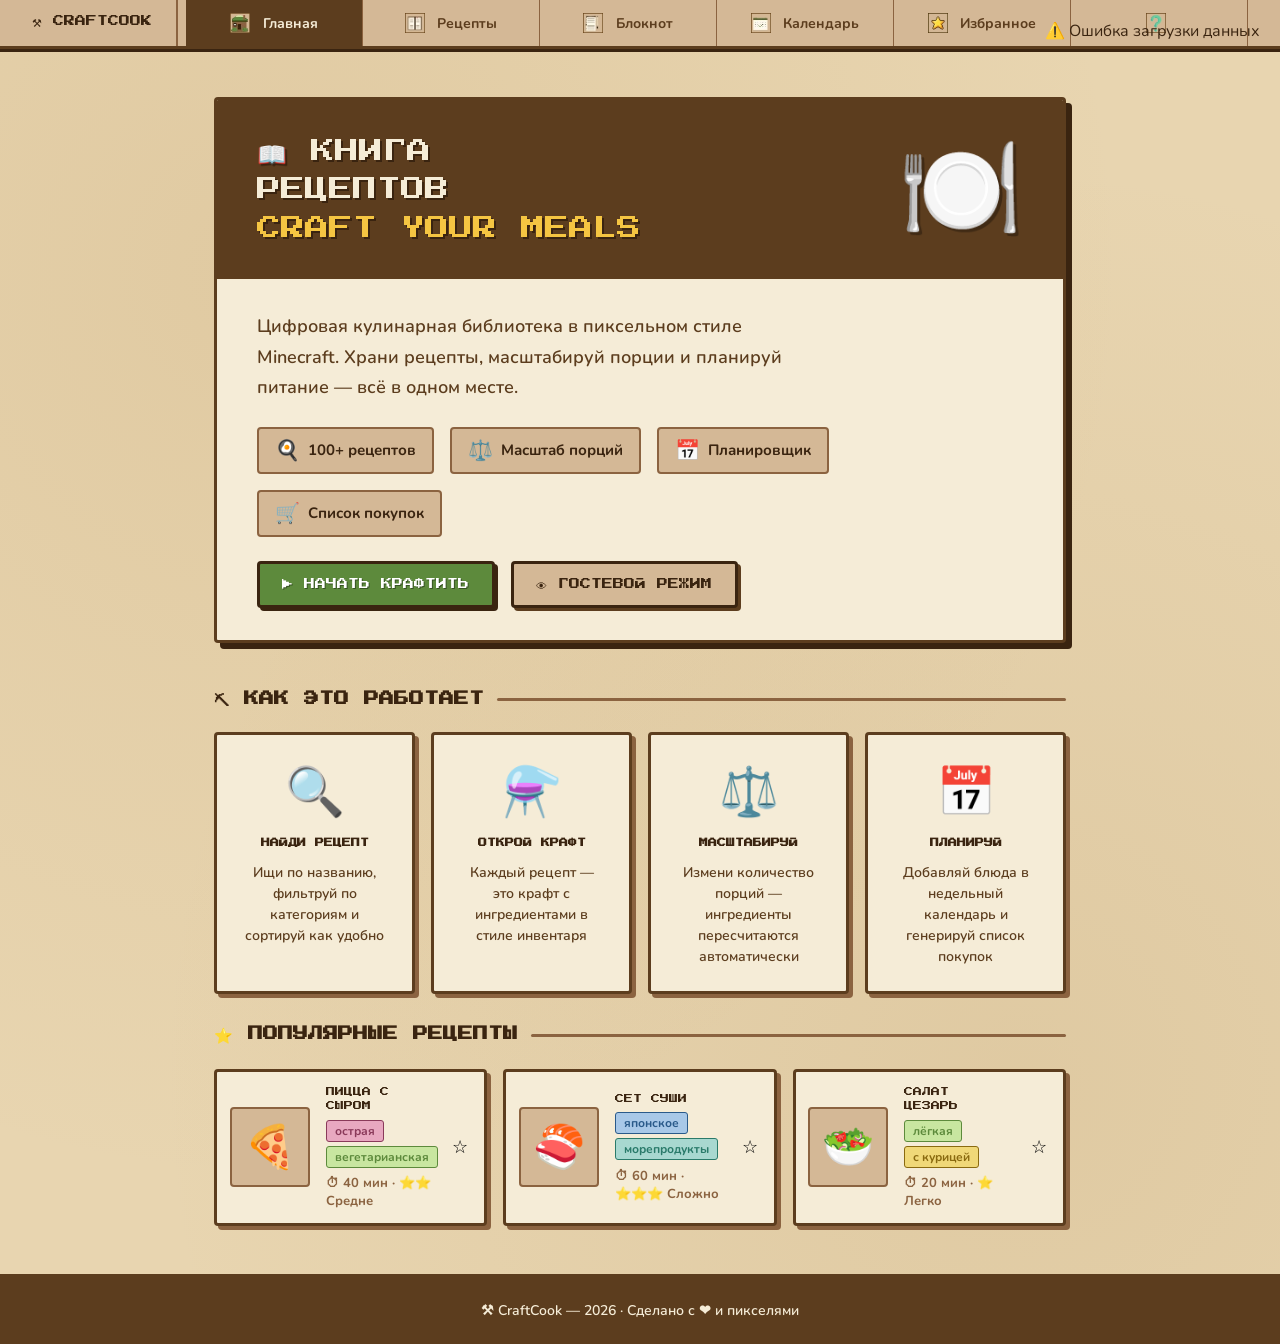
<file: frontend/index.html>
<head>
  <meta charset="UTF-8"/>
  <meta name="viewport" content="width=device-width, initial-scale=1.0"/>
  <title>CraftCook — Книга рецептов</title>
  
  <link rel="icon" type="image/png" sizes="32x32" href="favicon/home4.png">
  
  <link rel="stylesheet" href="css/style.css"/>
</head>
<body>

  <nav class="hotbar">
    <div class="hotbar-logo">⚒ CRAFTCOOK</div>
    <div class="hotbar-links">
      <a href="./index.html" class="active"><img src="favicon/home-32x32.png" class="nav-icon" alt="">Главная</a>
      <a href="./recipes.html"><img src="favicon/recipes-32x32.png" class="nav-icon" alt="">Рецепты</a>
      <a href="./notepad.html"><img src="favicon/notepad-32x32.png" class="nav-icon" alt="">Блокнот</a>
      <a href="./calendar.html"><img src="favicon/calendar-32x32.png" class="nav-icon" alt="">Календарь</a>
      <a href="./favorites.html"><img src="favicon/favorites-32x32.png" class="nav-icon" alt="">Избранное</a>
      <a href="./help.html"><img src="favicon/help-32x32.png" class="nav-icon" alt=""></a>
    </div>
  </nav>
  <!-- HERO -->
  <section class="hero">
    <div class="hero-card">
      <div class="hero-top">
        <div>
          <div class="hero-title">📖 КНИГА<br>РЕЦЕПТОВ<br><span>CRAFT YOUR MEALS</span></div>
        </div>
        <div class="hero-img-block">🍽️</div>
      </div>
      <div class="hero-body">
        <p class="hero-desc">
          Цифровая кулинарная библиотека в пиксельном стиле Minecraft. Храни рецепты, масштабируй порции и планируй питание — всё в одном месте.
        </p>
        <div class="hero-stats">
          <div class="stat-box"><span class="stat-icon">🍳</span> 100+ рецептов</div>
          <div class="stat-box"><span class="stat-icon">⚖️</span> Масштаб порций</div>
          <div class="stat-box"><span class="stat-icon">📅</span> Планировщик</div>
          <div class="stat-box"><span class="stat-icon">🛒</span> Список покупок</div>
        </div>
        <div class="hero-btns">
          <a href="./recipes.html" class="mc-btn primary">▶ НАЧАТЬ КРАФТИТЬ</a>
          <a href="./recipes.html" class="mc-btn secondary">👁 ГОСТЕВОЙ РЕЖИМ</a>
        </div>
      </div>
    </div>
  </section>

  <!-- HOW IT WORKS -->
  <section class="how-it-works">
    <h2 class="section-title">⛏ КАК ЭТО РАБОТАЕТ</h2>
    <div class="steps-grid">
      <div class="step-card">
        <div class="step-emoji">🔍</div>
        <h3>НАЙДИ РЕЦЕПТ</h3>
        <p>Ищи по названию, фильтруй по категориям и сортируй как удобно</p>
      </div>
      <div class="step-card">
        <div class="step-emoji">⚗️</div>
        <h3>ОТКРОЙ КРАФТ</h3>
        <p>Каждый рецепт — это крафт с ингредиентами в стиле инвентаря</p>
      </div>
      <div class="step-card">
        <div class="step-emoji">⚖️</div>
        <h3>МАСШТАБИРУЙ</h3>
        <p>Измени количество порций — ингредиенты пересчитаются автоматически</p>
      </div>
      <div class="step-card">
        <div class="step-emoji">📅</div>
        <h3>ПЛАНИРУЙ</h3>
        <p>Добавляй блюда в недельный календарь и генерируй список покупок</p>
      </div>
    </div>
  </section>

  <!-- POPULAR RECIPES -->
  <section class="popular">
    <h2 class="section-title">⭐ ПОПУЛЯРНЫЕ РЕЦЕПТЫ</h2>
    <div class="recipe-preview-grid">
      <a href="./recipes.html" class="recipe-card">
        <div class="recipe-card-img">🍕</div>
        <div class="recipe-card-info">
          <div class="recipe-card-name">ПИЦЦА С СЫРОМ</div>
          <div class="recipe-card-tags">
            <span class="tag pink">острая</span>
            <span class="tag green">вегетарианская</span>
          </div>
          <div style="font-size:13px; font-weight:700; color:var(--brown-mid)">⏱ 40 мин · ⭐⭐ Средне</div>
        </div>
        <button class="recipe-card-fav">☆</button>
      </a>
      <a href="./recipes.html" class="recipe-card">
        <div class="recipe-card-img">🍣</div>
        <div class="recipe-card-info">
          <div class="recipe-card-name">СЕТ СУШИ</div>
          <div class="recipe-card-tags">
            <span class="tag blue">японское</span>
            <span class="tag teal">морепродукты</span>
          </div>
          <div style="font-size:13px; font-weight:700; color:var(--brown-mid)">⏱ 60 мин · ⭐⭐⭐ Сложно</div>
        </div>
        <button class="recipe-card-fav">☆</button>
      </a>
      <a href="./recipes.html" class="recipe-card">
        <div class="recipe-card-img">🥗</div>
        <div class="recipe-card-info">
          <div class="recipe-card-name">САЛАТ ЦЕЗАРЬ</div>
          <div class="recipe-card-tags">
            <span class="tag green">лёгкая</span>
            <span class="tag yellow">с курицей</span>
          </div>
          <div style="font-size:13px; font-weight:700; color:var(--brown-mid)">⏱ 20 мин · ⭐ Легко</div>
        </div>
        <button class="recipe-card-fav">☆</button>
      </a>
    </div>
  </section>

  <footer class="mc-footer">
    ⚒ CraftCook — 2026 · Сделано с ❤ и пикселями
  </footer>

  <script src="js/main.js"></script>
</body>
</html>
</file>
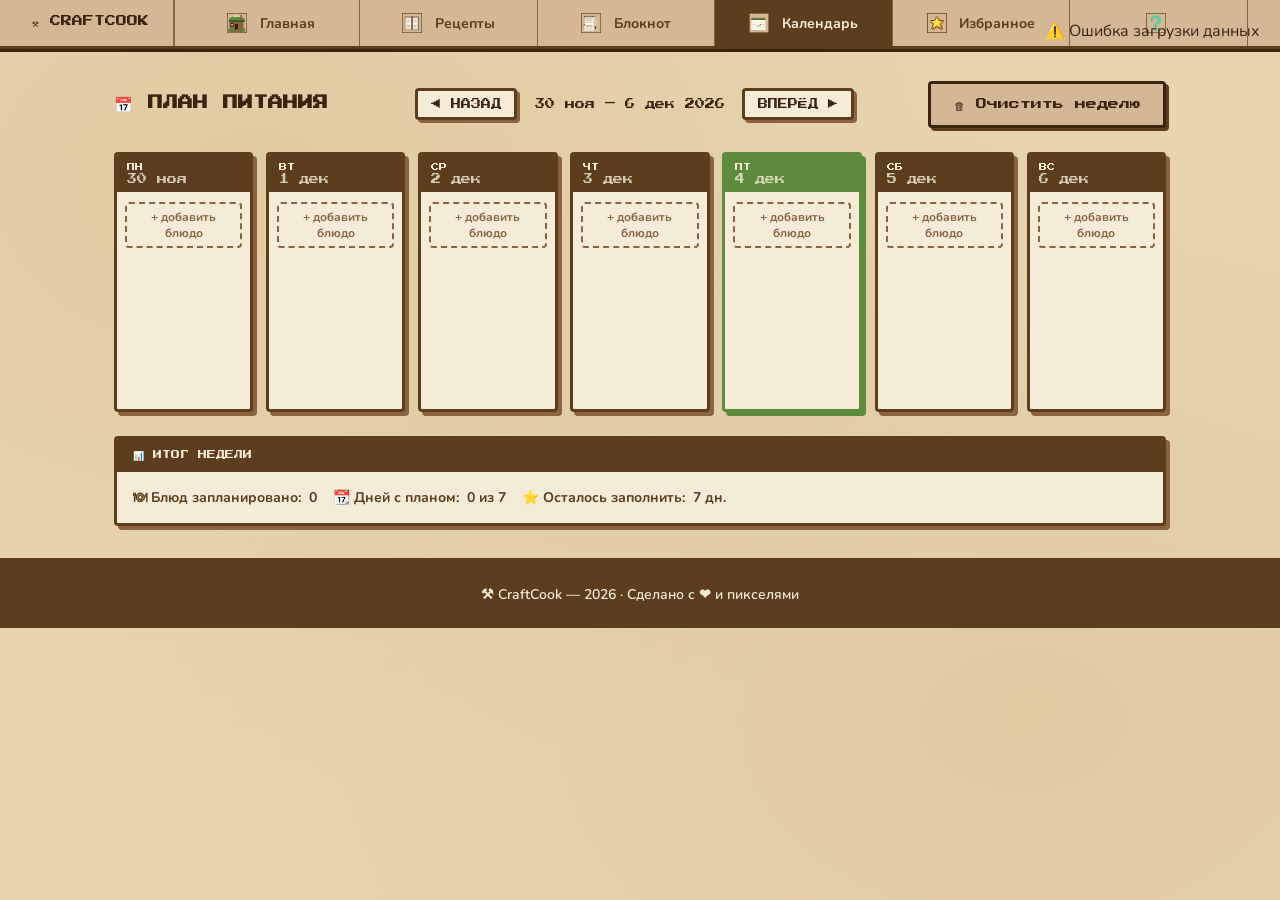
<file: frontend/calendar.html>
<!DOCTYPE html>
<html lang="ru">
<head>
  <meta charset="UTF-8"/>
  <meta name="viewport" content="width=device-width, initial-scale=1.0"/>
  <title>Календарь питания — CraftCook</title>
  <link rel="icon" type="image/png" sizes="32x32" href="favicon/calendar.png">
  <meta name="theme-color" content="#D4B896">
  <link rel="stylesheet" href="css/style.css"/>
  <style>
    .calendar-page {
      max-width: 1100px;
      margin: 2rem auto;
      padding: 0 1.5rem;
      display: flex;
      flex-direction: column;
      gap: 1.5rem;
    }

    .calendar-header {
      display: flex;
      align-items: center;
      justify-content: space-between;
      flex-wrap: wrap;
      gap: 1rem;
    }

    .week-nav {
      display: flex;
      align-items: center;
      gap: 0.8rem;
    }

    .week-nav button {
      background: var(--parch-light);
      border: 3px solid var(--brown);
      border-radius: var(--radius);
      box-shadow: 3px 3px 0 var(--brown-mid);
      font-family: 'Press Start 2P', monospace;
      font-size: 10px;
      color: var(--brown-dark);
      padding: 0.5rem 0.8rem;
      cursor: pointer;
      transition: filter 0.1s;
    }

    .week-nav button:hover { filter: brightness(0.95); }
    .week-nav button:active { transform: translate(2px,2px); box-shadow: none; }

    .week-label {
      font-family: 'Press Start 2P', monospace;
      font-size: 10px;
      color: var(--brown-dark);
      min-width: 200px;
      text-align: center;
    }

    /* GRID */
    .calendar-grid {
      display: grid;
      grid-template-columns: repeat(7, 1fr);
      gap: 0.8rem;
    }

    @media (max-width: 800px) {
      .calendar-grid { grid-template-columns: repeat(2, 1fr); }
    }
    @media (max-width: 480px) {
      .calendar-grid { grid-template-columns: 1fr; }
    }

    .day-col {
      background: var(--parch-light);
      border: 3px solid var(--brown);
      border-radius: var(--radius);
      box-shadow: 4px 4px 0 var(--brown-mid);
      overflow: hidden;
      display: flex;
      flex-direction: column;
      min-height: 260px;
    }

    .day-col.today { border-color: var(--green-tag); box-shadow: 4px 4px 0 var(--green-tag); }

    .day-header {
      background: var(--brown);
      color: var(--parch-light);
      font-family: 'Press Start 2P', monospace;
      font-size: 8px;
      padding: 0.5rem 0.6rem;
      display: flex;
      flex-direction: column;
      gap: 3px;
    }

    .day-col.today .day-header { background: var(--green-tag); }

    .day-date {
      font-size: 10px;
      opacity: 0.8;
    }

    .day-slots {
      flex: 1;
      padding: 0.5rem;
      display: flex;
      flex-direction: column;
      gap: 0.4rem;
    }

    .meal-slot {
      background: var(--parch-dark);
      border: 2px dashed var(--brown-mid);
      border-radius: var(--radius);
      padding: 0.4rem 0.5rem;
      font-size: 12px;
      font-weight: 700;
      color: var(--brown-mid);
      min-height: 40px;
      display: flex;
      align-items: flex-start;
      flex-direction: column;
      gap: 3px;
      transition: border-color 0.15s;
      position: relative;
    }

    .meal-slot.has-meal {
      background: #FFF8EC;
      border: 2px solid var(--brown-mid);
      color: var(--brown-dark);
    }

    .meal-slot-label {
      font-size: 9px;
      font-family: 'Press Start 2P', monospace;
      color: var(--brown-mid);
      opacity: 0.8;
    }

    .meal-slot.has-meal .meal-slot-label { color: var(--brown-mid); }

    .meal-name {
      font-size: 13px;
      font-weight: 800;
      color: var(--brown-dark);
      line-height: 1.3;
    }

    .meal-emoji { font-size: 16px; }

    .remove-meal {
      position: absolute;
      top: 3px;
      right: 4px;
      background: none;
      border: none;
      cursor: pointer;
      font-size: 11px;
      color: var(--brown-mid);
      opacity: 0.6;
      transition: opacity 0.15s;
      padding: 0;
    }

    .remove-meal:hover { opacity: 1; color: #C0392B; }

    .add-meal-btn {
      width: 100%;
      background: none;
      border: 2px dashed var(--brown-mid);
      border-radius: var(--radius);
      color: var(--brown-mid);
      font-family: 'Nunito', sans-serif;
      font-size: 12px;
      font-weight: 700;
      padding: 0.3rem;
      cursor: pointer;
      transition: border-color 0.15s, color 0.15s;
      margin-top: 2px;
    }

    .add-meal-btn:hover { border-color: var(--green-tag); color: var(--green-tag); }

    /* MODAL */
    .modal-overlay {
      display: none;
      position: fixed;
      inset: 0;
      background: rgba(0,0,0,0.5);
      z-index: 200;
      align-items: center;
      justify-content: center;
    }

    .modal-overlay.open { display: flex; }

    .modal {
      max-height: 90vh;
      display: flex;
      flex-direction: column;
      background: var(--parch-light);
      border: 3px solid var(--brown);
      border-radius: var(--radius);
      box-shadow: 6px 6px 0 var(--brown-dark);
      width: 90%;
      max-width: 420px;
      overflow: hidden;
    }

    .modal-title {
      background: var(--brown);
      color: var(--parch-light);
      font-family: 'Press Start 2P', monospace;
      font-size: 9px;
      padding: 0.8rem 1rem;
      display: flex;
      justify-content: space-between;
      align-items: center;
    }

    .modal-close {
      background: none;
      border: none;
      color: var(--parch-light);
      font-size: 16px;
      cursor: pointer;
      opacity: 0.8;
    }

    .modal-close:hover { opacity: 1; }

    .modal-body {
      overflow-y: auto;
      flex: 1;
      padding: 1.2rem;
      display: flex;
      flex-direction: column;
      gap: 0.8rem;
    }

    .modal-label {
      font-size: 13px;
      font-weight: 800;
      color: var(--brown-dark);
    }

    .modal-input {
      width: 100%;
      background: #FFF8EC;
      border: 2px solid var(--brown-mid);
      border-radius: var(--radius);
      padding: 0.6rem 0.8rem;
      font-family: 'Nunito', sans-serif;
      font-size: 15px;
      font-weight: 600;
      color: var(--brown-dark);
      outline: none;
    }

    .modal-input:focus { border-color: var(--brown); }

    .recipe-picker {
      display: flex;
      flex-direction: column;
      gap: 0.4rem;
      max-height: 200px;
      overflow-y: auto;
    }

    .recipe-option {
      display: flex;
      align-items: center;
      gap: 0.6rem;
      padding: 0.5rem 0.7rem;
      background: var(--parch-dark);
      border: 2px solid var(--brown-mid);
      border-radius: var(--radius);
      cursor: pointer;
      font-size: 14px;
      font-weight: 700;
      color: var(--brown-dark);
      transition: background 0.15s;
    }

    .recipe-option:hover { background: #FFF8EC; border-color: var(--brown); }
    .recipe-option.selected { background: var(--green-tag-bg); border-color: var(--green-tag); }

    .modal-footer {
      padding: 0 1.2rem 1.2rem;
      display: flex;
      gap: 0.6rem;
      justify-content: flex-end;
    }

    /* SUMMARY */
    .week-summary {
      background: var(--parch-light);
      border: 3px solid var(--brown);
      border-radius: var(--radius);
      box-shadow: 4px 4px 0 var(--brown-mid);
      overflow: hidden;
    }

    .summary-title {
      background: var(--brown);
      color: var(--parch-light);
      font-family: 'Press Start 2P', monospace;
      font-size: 9px;
      padding: 0.7rem 1rem;
    }

    .summary-body {
      padding: 1rem;
      display: flex;
      gap: 1rem;
      flex-wrap: wrap;
    }

    .summary-stat {
      display: flex;
      align-items: center;
      gap: 0.5rem;
      font-size: 14px;
      font-weight: 700;
      color: var(--brown);
    }
  </style>
</head>
<body>

  <nav class="hotbar">
    <div class="hotbar-logo">⚒ CRAFTCOOK</div>
    <div class="hotbar-links">
      <a href="./index.html"><img src="favicon/home-32x32.png" class="nav-icon" alt="">Главная</a>
      <a href="./recipes.html"><img src="favicon/recipes-32x32.png" class="nav-icon" alt="">Рецепты</a>
      <a href="./notepad.html"><img src="favicon/notepad-32x32.png" class="nav-icon" alt="">Блокнот</a>
      <a href="./calendar.html" class="active"><img src="favicon/calendar-32x32.png" class="nav-icon" alt="">Календарь</a>
      <a href="./favorites.html"><img src="favicon/favorites-32x32.png" class="nav-icon" alt="">Избранное</a>
      <a href="./help.html"><img src="favicon/help-32x32.png" class="nav-icon" alt=""></a>
    </div>
  </nav>

  <div class="calendar-page">

    <!-- HEADER -->
    <div class="calendar-header">
      <h2 class="section-title" style="margin:0">📅 ПЛАН ПИТАНИЯ</h2>
      <div class="week-nav">
        <button onclick="changeWeek(-1)">◀ НАЗАД</button>
        <div class="week-label" id="week-label"></div>
        <button onclick="changeWeek(1)">ВПЕРЁД ▶</button>
      </div>
      <button class="mc-btn secondary" onclick="clearWeek()">🗑 Очистить неделю</button>
    </div>

    <!-- CALENDAR GRID -->
    <div class="calendar-grid" id="calendar-grid"></div>

    <!-- SUMMARY -->
    <div class="week-summary">
      <div class="summary-title">📊 ИТОГ НЕДЕЛИ</div>
      <div class="summary-body" id="week-summary"></div>
    </div>

  </div>

  <!-- MODAL -->
  <div class="modal-overlay" id="modal">
    <div class="modal">
      <div class="modal-title">
        🍽 ДОБАВИТЬ БЛЮДО
        <button class="modal-close" onclick="closeModal()">✕</button>
      </div>
      <div class="modal-body">
        <div class="modal-label">Выбери приём пищи:</div>
        <div class="recipe-picker" id="meal-type-picker">
          <div class="recipe-option" onclick="selectMealType('🌅 Завтрак', this)">🌅 Завтрак</div>
          <div class="recipe-option" onclick="selectMealType('☀️ Обед', this)">☀️ Обед</div>
          <div class="recipe-option" onclick="selectMealType('🌙 Ужин', this)">🌙 Ужин</div>
          <div class="recipe-option" onclick="selectMealType('🍎 Перекус', this)">🍎 Перекус</div>
        </div>
        <div class="modal-label">Выбери рецепт:</div>
        <div class="recipe-picker" id="recipe-picker">
          <div class="recipe-option" onclick="selectRecipe('🍕 Пицца с сыром', this)">🍕 Пицца с сыром</div>
          <div class="recipe-option" onclick="selectRecipe('🍣 Сет суши', this)">🍣 Сет суши</div>
          <div class="recipe-option" onclick="selectRecipe('🍲 Чечевичный суп', this)">🍲 Чечевичный суп</div>
          <div class="recipe-option" onclick="selectRecipe('🥗 Салат Цезарь', this)">🥗 Салат Цезарь</div>
          <div class="recipe-option" onclick="selectRecipe('🍖 Запечённые рёбра', this)">🍖 Запечённые рёбра</div>
          <div class="recipe-option" onclick="selectRecipe('🥘 Овощное карри', this)">🥘 Овощное карри</div>
        </div>
        <div class="modal-label">Или напиши своё:</div>
        <input class="modal-input" id="custom-meal" type="text" placeholder="Своё блюдо..."/>
      </div>
      <div class="modal-footer">
        <button class="mc-btn secondary" onclick="closeModal()">ОТМЕНА</button>
        <button class="mc-btn primary" onclick="confirmMeal()">✔ ДОБАВИТЬ</button>
      </div>
    </div>
  </div>

  <footer class="mc-footer">⚒ CraftCook — 2026 · Сделано с ❤ и пикселями</footer>

  <script src="js/main.js"></script>
  <script>
    const DAYS = ['ПН', 'ВТ', 'СР', 'ЧТ', 'ПТ', 'СБ', 'ВС'];
    const DAYS_FULL = ['Понедельник', 'Вторник', 'Среда', 'Четверг', 'Пятница', 'Суббота', 'Воскресенье'];
    const MONTHS = ['янв','фев','мар','апр','май','июн','июл','авг','сен','окт','ноя','дек'];

    let weekOffset = 0;
    let pendingDay = null;
    let selectedMealType = null;
    let selectedRecipe = null;
    let calendarData = JSON.parse(localStorage.getItem('craftcook-calendar') || '{}');

    function getWeekDates(offset) {
      const now = new Date();
      const day = now.getDay();
      const monday = new Date(now);
      monday.setDate(now.getDate() - (day === 0 ? 6 : day - 1) + offset * 7);
      return Array.from({ length: 7 }, (_, i) => {
        const d = new Date(monday);
        d.setDate(monday.getDate() + i);
        return d;
      });
    }

    function dateKey(date) {
      return date.toISOString().split('T')[0];
    }

    function isToday(date) {
      const t = new Date();
      return date.getDate() === t.getDate() && date.getMonth() === t.getMonth() && date.getFullYear() === t.getFullYear();
    }

    function renderCalendar() {
      const dates = getWeekDates(weekOffset);
      const first = dates[0], last = dates[6];
      document.getElementById('week-label').textContent =
        `${first.getDate()} ${MONTHS[first.getMonth()]} — ${last.getDate()} ${MONTHS[last.getMonth()]} ${last.getFullYear()}`;

      const grid = document.getElementById('calendar-grid');
      grid.innerHTML = '';

      dates.forEach((date, i) => {
        const key = dateKey(date);
        const meals = calendarData[key] || [];
        const col = document.createElement('div');
        col.className = 'day-col' + (isToday(date) ? ' today' : '');
        col.innerHTML = `
          <div class="day-header">
            <div>${DAYS[i]}</div>
            <div class="day-date">${date.getDate()} ${MONTHS[date.getMonth()]}</div>
          </div>
          <div class="day-slots" id="slots-${key}">
            ${meals.map((m, mi) => `
              <div class="meal-slot has-meal">
                <div class="meal-slot-label">${m.type}</div>
                <div class="meal-name">${m.name}</div>
                <button class="remove-meal" onclick="removeMeal('${key}',${mi})">✕</button>
              </div>
            `).join('')}
            ${meals.length < 4 ? `<button class="add-meal-btn" onclick="openModal('${key}')">+ добавить блюдо</button>` : ''}
          </div>
        `;
        grid.appendChild(col);
      });

      renderSummary(dates);
    }

    function renderSummary(dates) {
      const summary = document.getElementById('week-summary');
      let total = 0;
      dates.forEach(d => { total += (calendarData[dateKey(d)] || []).length; });
      const planned = dates.filter(d => (calendarData[dateKey(d)] || []).length > 0).length;
      summary.innerHTML = `
        <div class="summary-stat">🍽 Блюд запланировано: <b>${total}</b></div>
        <div class="summary-stat">📆 Дней с планом: <b>${planned} из 7</b></div>
        <div class="summary-stat">⭐ Осталось заполнить: <b>${7 - planned} дн.</b></div>
      `;
    }

    function openModal(key) {
      pendingDay = key;
      selectedMealType = null;
      selectedRecipe = null;
      document.getElementById('custom-meal').value = '';
      document.querySelectorAll('.recipe-option').forEach(o => o.classList.remove('selected'));
      document.getElementById('modal').classList.add('open');
    }

    function closeModal() {
      document.getElementById('modal').classList.remove('open');
      pendingDay = null;
    }

    function selectMealType(type, el) {
      selectedMealType = type;
      document.querySelectorAll('#meal-type-picker .recipe-option').forEach(o => o.classList.remove('selected'));
      el.classList.add('selected');
    }

    function selectRecipe(name, el) {
      selectedRecipe = name;
      document.querySelectorAll('#recipe-picker .recipe-option').forEach(o => o.classList.remove('selected'));
      el.classList.add('selected');
      document.getElementById('custom-meal').value = '';
    }

    function confirmMeal() {
      const custom = document.getElementById('custom-meal').value.trim();
      const name = custom || selectedRecipe;
      if (!name) { alert('Выбери или напиши блюдо!'); return; }
      if (!selectedMealType) { alert('Выбери приём пищи!'); return; }
      if (!calendarData[pendingDay]) calendarData[pendingDay] = [];
      calendarData[pendingDay].push({ type: selectedMealType, name });
      localStorage.setItem('craftcook-calendar', JSON.stringify(calendarData));
      closeModal();
      renderCalendar();
    }

    function removeMeal(key, index) {
      calendarData[key].splice(index, 1);
      if (calendarData[key].length === 0) delete calendarData[key];
      localStorage.setItem('craftcook-calendar', JSON.stringify(calendarData));
      renderCalendar();
    }

    function changeWeek(dir) {
      weekOffset += dir;
      renderCalendar();
    }

    function clearWeek() {
      if (!confirm('Очистить всю неделю?')) return;
      getWeekDates(weekOffset).forEach(d => delete calendarData[dateKey(d)]);
      localStorage.setItem('craftcook-calendar', JSON.stringify(calendarData));
      renderCalendar();
    }

    // Close modal on overlay click
    document.getElementById('modal').addEventListener('click', function(e) {
      if (e.target === this) closeModal();
    });

    renderCalendar();
  </script>
</body>
</html>
</file>
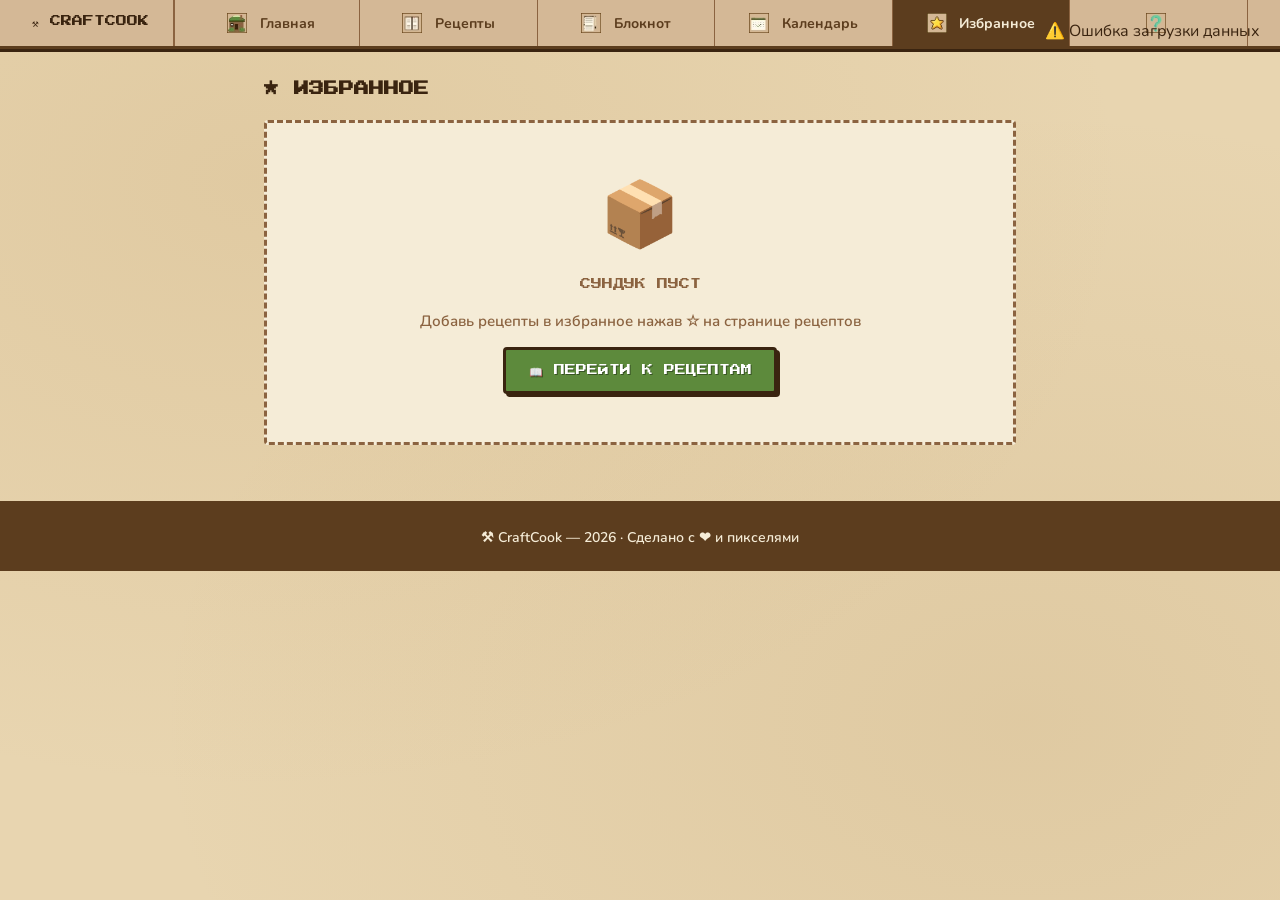
<file: frontend/favorites.html>
<head>
  <meta charset="UTF-8"/>
  <meta name="viewport" content="width=device-width, initial-scale=1.0"/>
  <title>Избранное — CraftCook</title>
  
  <link rel="icon" type="image/png" sizes="32x32" href="favicon/favorites.png">
  
  <link rel="stylesheet" href="css/style.css"/>
  <style>
    .favorites-page {
      max-width: 800px;
      margin: 2rem auto;
      padding: 0 1.5rem;
      display: flex;
      flex-direction: column;
      gap: 1.5rem;
    }

    .fav-header {
      display: flex;
      align-items: center;
      justify-content: space-between;
      flex-wrap: wrap;
      gap: 1rem;
    }

    .fav-empty {
      background: var(--parch-light);
      border: 3px dashed var(--brown-mid);
      border-radius: var(--radius);
      padding: 3rem;
      text-align: center;
      display: flex;
      flex-direction: column;
      align-items: center;
      gap: 1rem;
    }

    .fav-empty-icon { font-size: 64px; }

    .fav-empty-title {
      font-family: 'Press Start 2P', monospace;
      font-size: 11px;
      color: var(--brown-mid);
      line-height: 1.8;
    }

    .fav-empty-desc {
      font-size: 15px;
      color: var(--brown-mid);
      font-weight: 600;
    }

    .fav-list {
      display: flex;
      flex-direction: column;
      gap: 0.8rem;
    }

    .fav-card {
      background: var(--parch-light);
      border: 3px solid var(--brown);
      border-radius: var(--radius);
      box-shadow: 4px 4px 0 var(--brown-mid);
      display: flex;
      align-items: center;
      gap: 1rem;
      padding: 0.8rem 1rem;
      transition: transform 0.15s, box-shadow 0.15s;
    }

    .fav-card:hover {
      transform: translate(-2px, -2px);
      box-shadow: 6px 6px 0 var(--brown-dark);
    }

    .fav-card-img {
      width: 90px;
      height: 90px;
      background: var(--parch-dark);
      border: 2px solid var(--brown-mid);
      border-radius: var(--radius);
      display: flex;
      align-items: center;
      justify-content: center;
      font-size: 50px;
      flex-shrink: 0;
    }

    .fav-card-body { flex: 1; min-width: 0; }

    .fav-card-name {
      font-family: 'Press Start 2P', monospace;
      font-size: 10px;
      color: var(--brown-dark);
      line-height: 1.6;
      margin-bottom: 0.5rem;
      text-decoration: none;
      display: block;
    }

    .fav-card-name:hover { color: var(--green-tag); }

    .fav-card-tags { display: flex; flex-wrap: wrap; gap: 4px; margin-bottom: 0.4rem; }

    .fav-card-meta {
      display: flex;
      gap: 0.8rem;
      font-size: 13px;
      color: var(--brown-mid);
      font-weight: 700;
    }

    .fav-remove {
      background: none;
      border: 2px solid var(--brown-mid);
      border-radius: var(--radius);
      color: var(--brown-mid);
      font-size: 18px;
      cursor: pointer;
      padding: 0.4rem 0.6rem;
      flex-shrink: 0;
      transition: border-color 0.15s, color 0.15s;
    }

    .fav-remove:hover { border-color: #C0392B; color: #C0392B; }

    .fav-count {
      font-size: 14px;
      font-weight: 700;
      color: var(--brown-mid);
    }
  </style>
</head>
<body>

  <nav class="hotbar">
    <div class="hotbar-logo">⚒ CRAFTCOOK</div>
    <div class="hotbar-links">
      <a href="./index.html"><img src="favicon/home-32x32.png" class="nav-icon" alt="">Главная</a>
      <a href="./recipes.html"><img src="favicon/recipes-32x32.png" class="nav-icon" alt="">Рецепты</a>
      <a href="./notepad.html"><img src="favicon/notepad-32x32.png" class="nav-icon" alt="">Блокнот</a>
      <a href="./calendar.html"><img src="favicon/calendar-32x32.png" class="nav-icon" alt="">Календарь</a>
      <a href="./favorites.html" class="active"><img src="favicon/favorites-32x32.png" class="nav-icon" alt="">Избранное</a>
      <a href="./help.html"><img src="favicon/help-32x32.png" class="nav-icon" alt=""></a>
    </div>
  </nav>

  <div class="favorites-page">

    <div class="fav-header">
      <h2 class="section-title" style="margin:0">★ ИЗБРАННОЕ</h2>
      <span class="fav-count" id="fav-count"></span>
    </div>

    <!-- Пусто -->
    <div class="fav-empty" id="fav-empty" style="display:none">
      <div class="fav-empty-icon">📦</div>
      <div class="fav-empty-title">СУНДУК ПУСТ</div>
      <div class="fav-empty-desc">Добавь рецепты в избранное нажав ☆ на странице рецептов</div>
      <a href="./recipes.html" class="mc-btn primary">📖 ПЕРЕЙТИ К РЕЦЕПТАМ</a>
    </div>

    <!-- Список -->
    <div class="fav-list" id="fav-list"></div>

  </div>

  <footer class="mc-footer">⚒ CraftCook — 2026 · Сделано с ❤ и пикселями</footer>

  <script src="js/main.js"></script>
  <script>
    // Дефолтные данные рецептов
    const allRecipes = [
      { id: 1, emoji: '🍕', name: 'ПИЦЦА С СЫРОМ',      tags: [['pink','острая'],['green','вегетарианская']], time: '40 мин', diff: '⭐⭐ Средне',  kcal: '520 ккал' },
      { id: 2, emoji: '🍣', name: 'СЕТ СУШИ',           tags: [['blue','японское'],['teal','морепродукты']], time: '60 мин', diff: '⭐⭐⭐ Сложно', kcal: '380 ккал' },
      { id: 3, emoji: '🍲', name: 'ЧЕЧЕВИЧНЫЙ СУП',     tags: [['green','вегетарианская'],['teal','полезная']], time: '35 мин', diff: '⭐ Легко',    kcal: '290 ккал' },
      { id: 4, emoji: '🥗', name: 'САЛАТ ЦЕЗАРЬ',       tags: [['green','лёгкая'],['yellow','с курицей']], time: '20 мин', diff: '⭐ Легко',    kcal: '350 ккал' },
      { id: 5, emoji: '🍖', name: 'ЗАПЕЧЁННЫЕ РЁБРА',   tags: [['pink','мясная'],['purple','праздничная']], time: '90 мин', diff: '⭐⭐⭐ Сложно', kcal: '680 ккал' },
      { id: 6, emoji: '🥘', name: 'ОВОЩНОЕ КАРРИ',      tags: [['teal','веганская'],['pink','острая']], time: '30 мин', diff: '⭐⭐ Средне',  kcal: '310 ккал' },
    ];

    // Получить избранные из localStorage
    function getFavoritesFromStorage() {
      return JSON.parse(localStorage.getItem('craftcook-favorites') || '[]');
    }

    // Сохранить избранные в localStorage
    function saveFavoritesToStorage(favorites) {
      localStorage.setItem('craftcook-favorites', JSON.stringify(favorites));
    }

    function render() {
      const list = document.getElementById('fav-list');
      const empty = document.getElementById('fav-empty');
      const count = document.getElementById('fav-count');

      list.innerHTML = '';

      const favorites = getFavoritesFromStorage();
      const favRecipes = allRecipes.filter(r => favorites.includes(r.id));

      count.textContent = favRecipes.length > 0 ? `${favRecipes.length} рецептов` : '';

      if (favRecipes.length === 0) {
        empty.style.display = 'flex';
        return;
      }

      empty.style.display = 'none';

      favRecipes.forEach(r => {
        const card = document.createElement('div');
        card.className = 'fav-card';
        card.innerHTML = `
          <div class="fav-card-img">${r.emoji}</div>
          <div class="fav-card-body">
            <a href="./recipe-detail.html?id=${r.id}" class="fav-card-name">${r.name}</a>
            <div class="fav-card-tags">
              ${r.tags.map(([cls, label]) => `<span class="tag ${cls}">${label}</span>`).join('')}
            </div>
            <div class="fav-card-meta">
              <span>⏱ ${r.time}</span>
              <span>${r.diff}</span>
              <span>🔥 ${r.kcal}</span>
            </div>
          </div>
          <button class="fav-remove" onclick="removeFav(${r.id})" title="Убрать из избранного">★</button>
        `;
        list.appendChild(card);
      });
    }

    function removeFav(id) {
      let favorites = getFavoritesFromStorage();
      favorites = favorites.filter(f => f !== id);
      saveFavoritesToStorage(favorites);
      render();
    }

    // Первоначальный рендер
    render();
  </script>
</body>
</html>
</file>
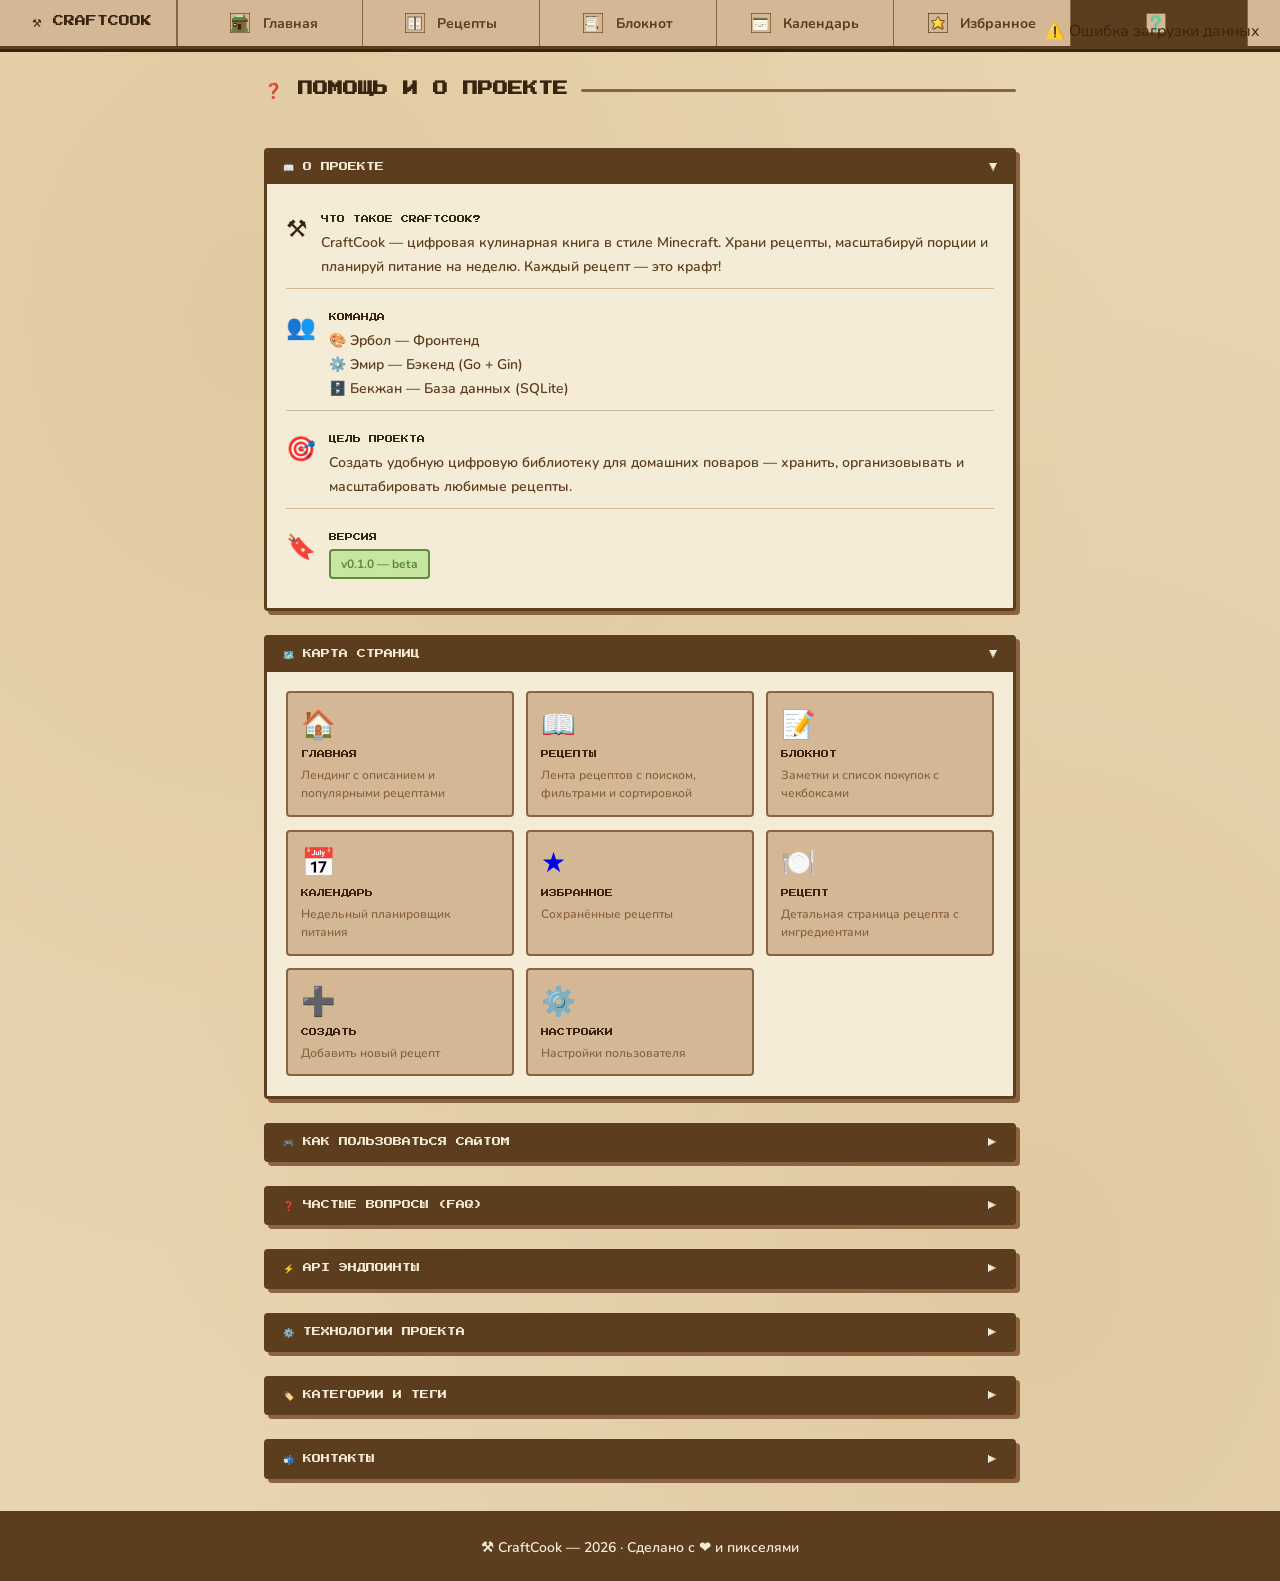
<file: frontend/help.html>
<head>
  <meta charset="UTF-8"/>
  <meta name="viewport" content="width=device-width, initial-scale=1.0"/>
  <title>Помощь — CraftCook</title>
  
  <link rel="icon" type="image/png" sizes="32x32" href="favicon/help.png">
  
  <link rel="stylesheet" href="css/style.css"/>
  <style>
    .help-page {
      max-width: 800px;
      margin: 2rem auto;
      padding: 0 1.5rem;
      display: flex;
      flex-direction: column;
      gap: 1.5rem;
    }

    .help-card {
      background: var(--parch-light);
      border: 3px solid var(--brown);
      border-radius: var(--radius);
      box-shadow: 4px 4px 0 var(--brown-mid);
      overflow: hidden;
    }

    .help-card-title {
      background: var(--brown);
      color: var(--parch-light);
      font-family: 'Press Start 2P', monospace;
      font-size: 9px;
      padding: 0.7rem 1rem;
      display: flex;
      align-items: center;
      gap: 0.6rem;
      cursor: pointer;
      user-select: none;
      transition: filter 0.15s;
    }

    .help-card-title:hover { filter: brightness(1.2); }
    .help-card-title .arrow { margin-left: auto; transition: transform 0.25s; font-style: normal; }
    .help-card.open .arrow { transform: rotate(90deg); }

    .help-card-body {
      display: none;
      padding: 1.2rem;
      flex-direction: column;
      gap: 0.8rem;
    }

    .help-card.open .help-card-body { display: flex; }

    .help-row {
      display: flex;
      align-items: flex-start;
      gap: 0.8rem;
      padding: 0.6rem 0;
      border-bottom: 1px solid var(--parch-dark);
    }

    .help-row:last-child { border-bottom: none; }
    .help-row-icon { font-size: 24px; flex-shrink: 0; }
    .help-row-text { flex: 1; }

    .help-row-title {
      font-family: 'Press Start 2P', monospace;
      font-size: 8px;
      color: var(--brown-dark);
      margin-bottom: 0.3rem;
      line-height: 1.6;
    }

    .help-row-desc {
      font-size: 14px;
      font-weight: 600;
      color: var(--brown);
      line-height: 1.7;
    }

    .version-badge {
      display: inline-block;
      background: var(--green-tag-bg);
      border: 2px solid var(--green-tag);
      border-radius: var(--radius);
      padding: 3px 10px;
      font-size: 12px;
      font-weight: 700;
      color: var(--green-tag);
    }

    .contact-block {
      background: var(--parch-dark);
      border: 2px solid var(--brown-mid);
      border-radius: var(--radius);
      padding: 1rem;
      font-size: 14px;
      font-weight: 600;
      color: var(--brown);
      line-height: 1.8;
    }

    /* FAQ */
    .faq-item {
      border: 2px solid var(--brown-mid);
      border-radius: var(--radius);
      overflow: hidden;
    }

    .faq-q {
      background: var(--parch-dark);
      padding: 0.7rem 1rem;
      font-size: 14px;
      font-weight: 800;
      color: var(--brown-dark);
      cursor: pointer;
      display: flex;
      justify-content: space-between;
      align-items: center;
      transition: background 0.15s;
    }

    .faq-q:hover { background: #EDD9B0; }
    .faq-q .faq-arrow { font-size: 11px; transition: transform 0.2s; }
    .faq-item.open .faq-arrow { transform: rotate(90deg); }

    .faq-a {
      display: none;
      padding: 0.7rem 1rem;
      font-size: 14px;
      font-weight: 600;
      color: var(--brown);
      line-height: 1.7;
      background: #FFF8EC;
      border-top: 2px solid var(--brown-mid);
    }

    .faq-item.open .faq-a { display: block; }

    /* API table */
    .api-table {
      width: 100%;
      border-collapse: collapse;
      font-size: 13px;
    }

    .api-table th {
      background: var(--brown);
      color: var(--parch-light);
      font-family: 'Press Start 2P', monospace;
      font-size: 8px;
      padding: 0.5rem 0.7rem;
      text-align: left;
    }

    .api-table td {
      padding: 0.5rem 0.7rem;
      border-bottom: 1px solid var(--parch-dark);
      font-weight: 600;
      color: var(--brown-dark);
      vertical-align: top;
    }

    .api-table tr:last-child td { border-bottom: none; }
    .api-table tr:nth-child(even) td { background: var(--parch-dark); }

    .method {
      display: inline-block;
      padding: 2px 7px;
      border-radius: 3px;
      font-family: monospace;
      font-size: 12px;
      font-weight: 800;
    }

    .method.get    { background: #C8E6A0; color: #3A6A10; border: 1px solid #5D8A3C; }
    .method.post   { background: #A8C8E8; color: #2A5A8A; border: 1px solid #2A5A8A; }
    .method.delete { background: #E8A8A8; color: #8A2A2A; border: 1px solid #C03030; }

    .endpoint {
      font-family: monospace;
      font-size: 13px;
      color: var(--brown-dark);
    }

    /* Sitemap */
    .sitemap-grid {
      display: grid;
      grid-template-columns: repeat(auto-fit, minmax(200px, 1fr));
      gap: 0.8rem;
    }

    .sitemap-card {
      background: var(--parch-dark);
      border: 2px solid var(--brown-mid);
      border-radius: var(--radius);
      padding: 0.8rem;
      display: flex;
      flex-direction: column;
      gap: 0.3rem;
      text-decoration: none;
      transition: border-color 0.15s, transform 0.15s;
    }

    .sitemap-card:hover { border-color: var(--brown); transform: translateY(-2px); }

    .sitemap-card-icon { font-size: 28px; }

    .sitemap-card-name {
      font-family: 'Press Start 2P', monospace;
      font-size: 8px;
      color: var(--brown-dark);
      line-height: 1.6;
    }

    .sitemap-card-desc {
      font-size: 12px;
      font-weight: 600;
      color: var(--brown-mid);
      line-height: 1.5;
    }

    /* Step list */
    .step-list {
      display: flex;
      flex-direction: column;
      gap: 0.6rem;
    }

    .step-item {
      display: flex;
      gap: 0.8rem;
      align-items: flex-start;
    }

    .step-num {
      background: var(--brown);
      color: var(--parch-light);
      font-family: 'Press Start 2P', monospace;
      font-size: 9px;
      width: 28px;
      height: 28px;
      display: flex;
      align-items: center;
      justify-content: center;
      border-radius: 3px;
      flex-shrink: 0;
    }

    .step-text {
      font-size: 14px;
      font-weight: 600;
      color: var(--brown);
      line-height: 1.6;
      padding-top: 4px;
    }
  </style>
</head>
<body>

  <nav class="hotbar">
    <div class="hotbar-logo">⚒ CRAFTCOOK</div>
    <div class="hotbar-links">
      <a href="./index.html"><img src="favicon/home-32x32.png" class="nav-icon" alt="">Главная</a>
      <a href="./recipes.html"><img src="favicon/recipes-32x32.png" class="nav-icon" alt="">Рецепты</a>
      <a href="./notepad.html"><img src="favicon/notepad-32x32.png" class="nav-icon" alt="">Блокнот</a>
      <a href="./calendar.html"><img src="favicon/calendar-32x32.png" class="nav-icon" alt="">Календарь</a>
      <a href="./favorites.html"><img src="favicon/favorites-32x32.png" class="nav-icon" alt="">Избранное</a>
      <a href="./help.html" class="active"><img src="favicon/help-32x32.png" class="nav-icon" alt=""></a>
    </div>
  </nav>

  <div class="help-page">

    <h2 class="section-title">❓ ПОМОЩЬ И О ПРОЕКТЕ</h2>

    <!-- О ПРОЕКТЕ -->
    <div class="help-card open">
      <div class="help-card-title" onclick="toggleCard(this)">
        📖 О ПРОЕКТЕ
        <i class="arrow">▶</i>
      </div>
      <div class="help-card-body">
        <div class="help-row">
          <div class="help-row-icon">⚒</div>
          <div class="help-row-text">
            <div class="help-row-title">ЧТО ТАКОЕ CRAFTCOOK?</div>
            <div class="help-row-desc">CraftCook — цифровая кулинарная книга в стиле Minecraft. Храни рецепты, масштабируй порции и планируй питание на неделю. Каждый рецепт — это крафт!</div>
          </div>
        </div>
        <div class="help-row">
          <div class="help-row-icon">👥</div>
          <div class="help-row-text">
            <div class="help-row-title">КОМАНДА</div>
            <div class="help-row-desc">
              🎨 Эрбол — Фронтенд<br>
              ⚙️ Эмир — Бэкенд (Go + Gin)<br>
              🗄️ Бекжан — База данных (SQLite)
            </div>
          </div>
        </div>
        <div class="help-row">
          <div class="help-row-icon">🎯</div>
          <div class="help-row-text">
            <div class="help-row-title">ЦЕЛЬ ПРОЕКТА</div>
            <div class="help-row-desc">Создать удобную цифровую библиотеку для домашних поваров — хранить, организовывать и масштабировать любимые рецепты.</div>
          </div>
        </div>
        <div class="help-row">
          <div class="help-row-icon">🔖</div>
          <div class="help-row-text">
            <div class="help-row-title">ВЕРСИЯ</div>
            <div class="help-row-desc"><span class="version-badge">v0.1.0 — beta</span></div>
          </div>
        </div>
      </div>
    </div>

    <!-- КАРТА СТРАНИЦ -->
    <div class="help-card open">
      <div class="help-card-title" onclick="toggleCard(this)">
        🗺️ КАРТА СТРАНИЦ
        <i class="arrow">▶</i>
      </div>
      <div class="help-card-body">
        <div class="sitemap-grid">
          <a href="./index.html" class="sitemap-card">
            <div class="sitemap-card-icon">🏠</div>
            <div class="sitemap-card-name">ГЛАВНАЯ</div>
            <div class="sitemap-card-desc">Лендинг с описанием и популярными рецептами</div>
          </a>
          <a href="./recipes.html" class="sitemap-card">
            <div class="sitemap-card-icon">📖</div>
            <div class="sitemap-card-name">РЕЦЕПТЫ</div>
            <div class="sitemap-card-desc">Лента рецептов с поиском, фильтрами и сортировкой</div>
          </a>
          <a href="./notepad.html" class="sitemap-card">
            <div class="sitemap-card-icon">📝</div>
            <div class="sitemap-card-name">БЛОКНОТ</div>
            <div class="sitemap-card-desc">Заметки и список покупок с чекбоксами</div>
          </a>
          <a href="./calendar.html" class="sitemap-card">
            <div class="sitemap-card-icon">📅</div>
            <div class="sitemap-card-name">КАЛЕНДАРЬ</div>
            <div class="sitemap-card-desc">Недельный планировщик питания</div>
          </a>
          <a href="./favorites.html" class="sitemap-card">
            <div class="sitemap-card-icon">★</div>
            <div class="sitemap-card-name">ИЗБРАННОЕ</div>
            <div class="sitemap-card-desc">Сохранённые рецепты</div>
          </a>
          <a href="./recipe-detail.html" class="sitemap-card">
            <div class="sitemap-card-icon">🍽️</div>
            <div class="sitemap-card-name">РЕЦЕПТ</div>
            <div class="sitemap-card-desc">Детальная страница рецепта с ингредиентами</div>
          </a>
          <a href="./recipe-new.html" class="sitemap-card">
            <div class="sitemap-card-icon">➕</div>
            <div class="sitemap-card-name">СОЗДАТЬ</div>
            <div class="sitemap-card-desc">Добавить новый рецепт</div>
          </a>
          <a href="./settings.html" class="sitemap-card">
            <div class="sitemap-card-icon">⚙️</div>
            <div class="sitemap-card-name">НАСТРОЙКИ</div>
            <div class="sitemap-card-desc">Настройки пользователя</div>
          </a>
        </div>
      </div>
    </div>

    <!-- КАК ПОЛЬЗОВАТЬСЯ -->
    <div class="help-card">
      <div class="help-card-title" onclick="toggleCard(this)">
        🎮 КАК ПОЛЬЗОВАТЬСЯ САЙТОМ
        <i class="arrow">▶</i>
      </div>
      <div class="help-card-body">
        <div class="help-row">
          <div class="help-row-icon">🔍</div>
          <div class="help-row-text">
            <div class="help-row-title">ПОИСК РЕЦЕПТОВ</div>
            <div class="step-list">
              <div class="step-item"><div class="step-num">1</div><div class="step-text">Перейди во вкладку "Рецепты"</div></div>
              <div class="step-item"><div class="step-num">2</div><div class="step-text">Введи название блюда в строку поиска</div></div>
              <div class="step-item"><div class="step-num">3</div><div class="step-text">Или выбери категорию в боковой панели</div></div>
              <div class="step-item"><div class="step-num">4</div><div class="step-text">Используй сортировку для удобства</div></div>
            </div>
          </div>
        </div>
        <div class="help-row">
          <div class="help-row-icon">☆</div>
          <div class="help-row-text">
            <div class="help-row-title">ДОБАВИТЬ В ИЗБРАННОЕ</div>
            <div class="step-list">
              <div class="step-item"><div class="step-num">1</div><div class="step-text">Найди нужный рецепт в ленте</div></div>
              <div class="step-item"><div class="step-num">2</div><div class="step-text">Нажми ☆ справа на карточке</div></div>
              <div class="step-item"><div class="step-num">3</div><div class="step-text">Иконка станет ★ — рецепт сохранён</div></div>
              <div class="step-item"><div class="step-num">4</div><div class="step-text">Все избранные доступны во вкладке "Избранное"</div></div>
            </div>
          </div>
        </div>
        <div class="help-row">
          <div class="help-row-icon">📅</div>
          <div class="help-row-text">
            <div class="help-row-title">ПЛАНИРОВЩИК ПИТАНИЯ</div>
            <div class="step-list">
              <div class="step-item"><div class="step-num">1</div><div class="step-text">Открой вкладку "Календарь"</div></div>
              <div class="step-item"><div class="step-num">2</div><div class="step-text">Нажми "+ добавить блюдо" в нужный день</div></div>
              <div class="step-item"><div class="step-num">3</div><div class="step-text">Выбери приём пищи: Завтрак / Обед / Ужин / Перекус</div></div>
              <div class="step-item"><div class="step-num">4</div><div class="step-text">Выбери рецепт из списка или напиши своё блюдо</div></div>
              <div class="step-item"><div class="step-num">5</div><div class="step-text">Нажми "✔ ДОБАВИТЬ" — блюдо появится в ячейке дня</div></div>
            </div>
          </div>
        </div>
        <div class="help-row">
          <div class="help-row-icon">⚖️</div>
          <div class="help-row-text">
            <div class="help-row-title">МАСШТАБИРОВАНИЕ ПОРЦИЙ</div>
            <div class="step-list">
              <div class="step-item"><div class="step-num">1</div><div class="step-text">Открой страницу рецепта</div></div>
              <div class="step-item"><div class="step-num">2</div><div class="step-text">Найди блок "Количество порций"</div></div>
              <div class="step-item"><div class="step-num">3</div><div class="step-text">Измени число — ингредиенты пересчитаются автоматически</div></div>
            </div>
          </div>
        </div>
        <div class="help-row">
          <div class="help-row-icon">📝</div>
          <div class="help-row-text">
            <div class="help-row-title">БЛОКНОТ И СПИСОК ПОКУПОК</div>
            <div class="step-list">
              <div class="step-item"><div class="step-num">1</div><div class="step-text">Открой вкладку "Блокнот"</div></div>
              <div class="step-item"><div class="step-num">2</div><div class="step-text">Слева — свободное поле для заметок</div></div>
              <div class="step-item"><div class="step-num">3</div><div class="step-text">Справа — список покупок, вводи продукт и нажми "+ ДОБАВИТЬ"</div></div>
              <div class="step-item"><div class="step-num">4</div><div class="step-text">Отмечай купленные товары чекбоксом</div></div>
            </div>
          </div>
        </div>
      </div>
    </div>

    <!-- FAQ -->
    <div class="help-card">
      <div class="help-card-title" onclick="toggleCard(this)">
        ❓ ЧАСТЫЕ ВОПРОСЫ (FAQ)
        <i class="arrow">▶</i>
      </div>
      <div class="help-card-body">
        <div class="faq-item">
          <div class="faq-q" onclick="toggleFaq(this)">Сохраняются ли мои данные? <span class="faq-arrow">▶</span></div>
          <div class="faq-a">Да! Блокнот и календарь сохраняют данные в localStorage браузера — они не пропадут при закрытии страницы. Рецепты и избранное хранятся в базе данных на сервере.</div>
        </div>
        <div class="faq-item">
          <div class="faq-q" onclick="toggleFaq(this)">Как масштабировать рецепт на больше людей? <span class="faq-arrow">▶</span></div>
          <div class="faq-a">Открой страницу рецепта и измени количество порций в специальном поле. Все ингредиенты пересчитаются автоматически пропорционально.</div>
        </div>
        <div class="faq-item">
          <div class="faq-q" onclick="toggleFaq(this)">Можно ли добавить свой рецепт? <span class="faq-arrow">▶</span></div>
          <div class="faq-a">Да! Перейди во вкладку "Рецепты" и нажми кнопку "+ СОЗДАТЬ РЕЦЕПТ". Заполни форму с названием, ингредиентами и шагами приготовления.</div>
        </div>
        <div class="faq-item">
          <div class="faq-q" onclick="toggleFaq(this)">Почему не загружаются рецепты? <span class="faq-arrow">▶</span></div>
          <div class="faq-a">Скорее всего бэкенд не запущен. Убедись что Docker запущен командой "docker compose up" из корневой папки проекта.</div>
        </div>
        <div class="faq-item">
          <div class="faq-q" onclick="toggleFaq(this)">Как удалить блюдо из календаря? <span class="faq-arrow">▶</span></div>
          <div class="faq-a">Нажми кнопку ✕ справа от блюда в ячейке дня. Блюдо сразу удалится.</div>
        </div>
        <div class="faq-item">
          <div class="faq-q" onclick="toggleFaq(this)">Как убрать рецепт из избранного? <span class="faq-arrow">▶</span></div>
          <div class="faq-a">Открой вкладку "Избранное" и нажми кнопку ★ справа от рецепта. Или нажми ★ на карточке в ленте рецептов — иконка снова станет ☆.</div>
        </div>
        <div class="faq-item">
          <div class="faq-q" onclick="toggleFaq(this)">Работает ли сайт на телефоне? <span class="faq-arrow">▶</span></div>
          <div class="faq-a">Да, сайт адаптирован для мобильных устройств. Все страницы корректно отображаются на экранах разного размера.</div>
        </div>
      </div>
    </div>

    <!-- API ENDPOINTS -->
    <div class="help-card">
      <div class="help-card-title" onclick="toggleCard(this)">
        ⚡ API ЭНДПОИНТЫ
        <i class="arrow">▶</i>
      </div>
      <div class="help-card-body">
        <div class="help-row-desc" style="padding-bottom:0.5rem">Бэкенд работает на порту <b>:8080</b>. Все запросы к рецептам через <code>/api/recipes</code>.</div>
        <table class="api-table">
          <thead>
            <tr>
              <th>МЕТОД</th>
              <th>ENDPOINT</th>
              <th>ОПИСАНИЕ</th>
            </tr>
          </thead>
          <tbody>
            <tr>
              <td><span class="method get">GET</span></td>
              <td class="endpoint">/health</td>
              <td>Проверка работы сервера</td>
            </tr>
            <tr>
              <td><span class="method get">GET</span></td>
              <td class="endpoint">/api/recipes</td>
              <td>Получить все рецепты</td>
            </tr>
            <tr>
              <td><span class="method get">GET</span></td>
              <td class="endpoint">/api/recipes?search=паста</td>
              <td>Поиск рецептов по названию</td>
            </tr>
            <tr>
              <td><span class="method get">GET</span></td>
              <td class="endpoint">/api/recipes/:id</td>
              <td>Получить рецепт по ID</td>
            </tr>
            <tr>
              <td><span class="method post">POST</span></td>
              <td class="endpoint">/api/recipes</td>
              <td>Создать новый рецепт</td>
            </tr>
            <tr>
              <td><span class="method delete">DELETE</span></td>
              <td class="endpoint">/api/recipes/:id</td>
              <td>Удалить рецепт по ID</td>
            </tr>
            <tr>
              <td><span class="method get">GET</span></td>
              <td class="endpoint">/api/tags</td>
              <td>Получить все теги</td>
            </tr>
            <tr>
              <td><span class="method get">GET</span></td>
              <td class="endpoint">/api/categories</td>
              <td>Получить все категории</td>
            </tr>
            <tr>
              <td><span class="method post">POST</span></td>
              <td class="endpoint">/api/recipes/:id/favorite</td>
              <td>Добавить рецепт в избранное</td>
            </tr>
            <tr>
              <td><span class="method get">GET</span></td>
              <td class="endpoint">/api/shopping-list</td>
              <td>Получить список покупок</td>
            </tr>
          </tbody>
        </table>
      </div>
    </div>

    <!-- ТЕХНОЛОГИИ -->
    <div class="help-card">
      <div class="help-card-title" onclick="toggleCard(this)">
        ⚙️ ТЕХНОЛОГИИ ПРОЕКТА
        <i class="arrow">▶</i>
      </div>
      <div class="help-card-body">
        <div class="help-row">
          <div class="help-row-icon">🎨</div>
          <div class="help-row-text">
            <div class="help-row-title">ФРОНТЕНД</div>
            <div class="help-row-desc">HTML5, CSS3, JavaScript — без фреймворков. Шрифты: Press Start 2P (заголовки), Nunito (текст).</div>
          </div>
        </div>
        <div class="help-row">
          <div class="help-row-icon">⚙️</div>
          <div class="help-row-text">
            <div class="help-row-title">БЭКЕНД</div>
            <div class="help-row-desc">Go 1.21 + Gin framework. REST API с CORS поддержкой. Порт: 8080.</div>
          </div>
        </div>
        <div class="help-row">
          <div class="help-row-icon">🗄️</div>
          <div class="help-row-text">
            <div class="help-row-title">БАЗА ДАННЫХ</div>
            <div class="help-row-desc">SQLite. Таблицы: Users, Recipes, Ingredients, Recipe_Steps, Categories, Meal_Plans.</div>
          </div>
        </div>
        <div class="help-row">
          <div class="help-row-icon">🐳</div>
          <div class="help-row-text">
            <div class="help-row-title">ДЕПЛОЙ</div>
            <div class="help-row-desc">Docker + Docker Compose. Фронтенд через Nginx, бэкенд в отдельном контейнере.</div>
          </div>
        </div>
      </div>
    </div>

    <!-- КАТЕГОРИИ -->
    <div class="help-card">
      <div class="help-card-title" onclick="toggleCard(this)">
        🏷️ КАТЕГОРИИ И ТЕГИ
        <i class="arrow">▶</i>
      </div>
      <div class="help-card-body">
        <div class="help-row-desc" style="padding-bottom:0.5rem">Каждый рецепт помечается цветными тегами для удобной фильтрации:</div>
        <div style="display:flex; flex-wrap:wrap; gap:6px; margin-bottom:1rem">
          <span class="tag green">вегетарианская</span>
          <span class="tag green">лёгкая</span>
          <span class="tag green">быстрая</span>
          <span class="tag green">с овощами</span>
          <span class="tag teal">веганская</span>
          <span class="tag teal">полезная</span>
          <span class="tag teal">морепродукты</span>
          <span class="tag teal">рыбная</span>
          <span class="tag yellow">с курицей</span>
          <span class="tag yellow">с сыром</span>
          <span class="tag yellow">японское</span>
          <span class="tag pink">острая</span>
          <span class="tag pink">мясная</span>
          <span class="tag blue">диетическая</span>
          <span class="tag blue">домашняя</span>
          <span class="tag purple">праздничная</span>
          <span class="tag purple">сладкая</span>
          <span class="tag brown">запечённая</span>
          <span class="tag brown">жареная</span>
        </div>
        <div class="help-row-desc">Используй боковую панель на странице "Рецепты" чтобы фильтровать по любому тегу.</div>
      </div>
    </div>

    <!-- КОНТАКТЫ -->
    <div class="help-card">
      <div class="help-card-title" onclick="toggleCard(this)">
        📬 КОНТАКТЫ
        <i class="arrow">▶</i>
      </div>
      <div class="help-card-body">
        <div class="contact-block">
          Нашли баг или есть предложения по улучшению?<br>
          Напишите команде CraftCook! 🎮<br><br>
          🎨 Эрбол — Фронтенд<br>
          ⚙️ Эмир — Бэкенд<br>
          🗄️ Бекжан — База данных<br><br>
          📁 GitHub: recipe-app / RECIP...
        </div>
      </div>
    </div>

  </div>

  <footer class="mc-footer">⚒ CraftCook — 2026 · Сделано с ❤ и пикселями</footer>

  <script src="js/main.js"></script>
  <script>
    function toggleCard(titleEl) {
      titleEl.closest('.help-card').classList.toggle('open');
    }

    function toggleFaq(qEl) {
      qEl.closest('.faq-item').classList.toggle('open');
    }
  </script>
</body>
</html>
</file>
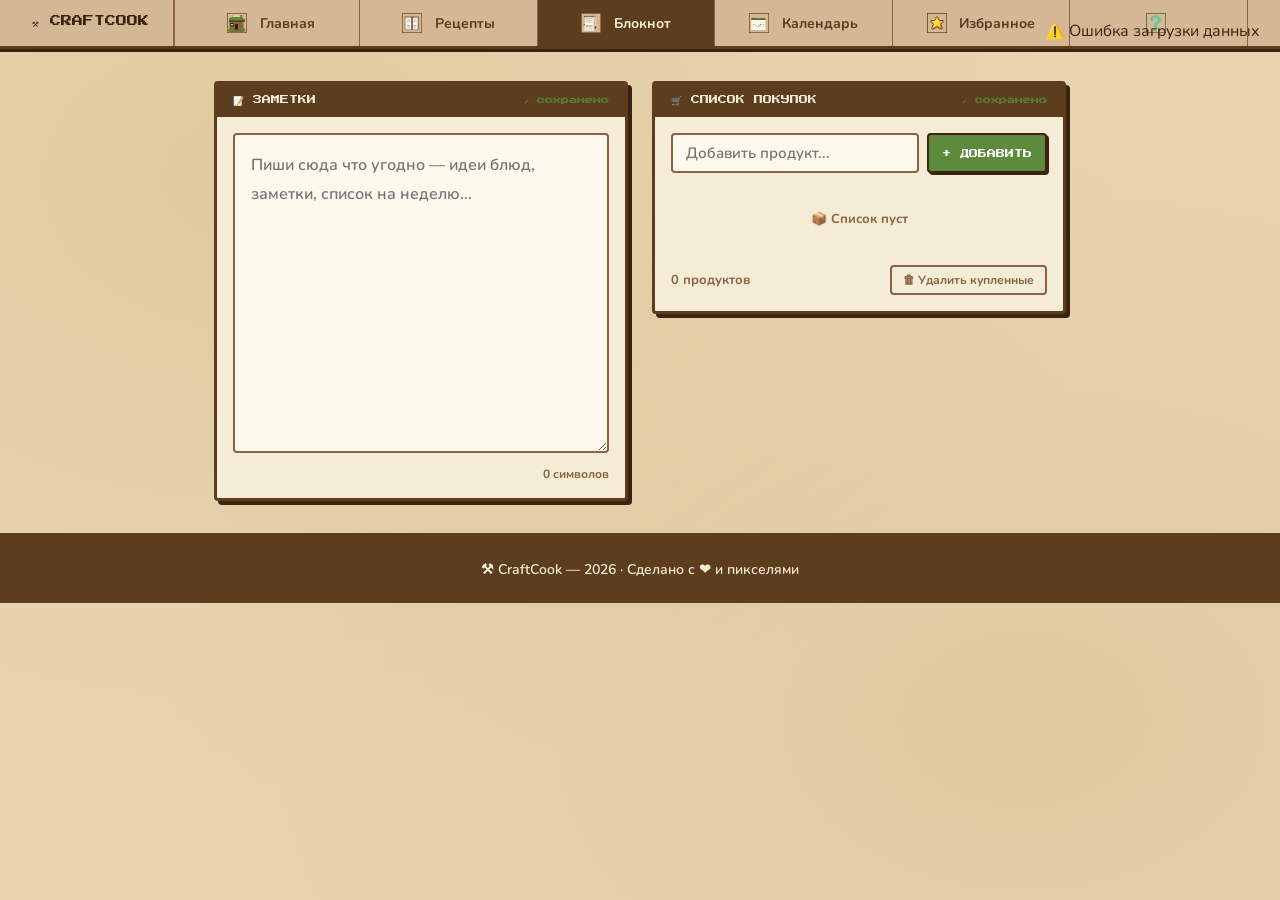
<file: frontend/notepad.html>
<!DOCTYPE html>
<html lang="ru">
<head>
  <meta charset="UTF-8"/>
  <meta name="viewport" content="width=device-width, initial-scale=1.0"/>
  <title>Блокнот — CraftCook</title>
  <link rel="icon" type="image/png" sizes="32x32" href="favicon/notepad.jpg">
  <meta name="theme-color" content="#D4B896">
  <link rel="stylesheet" href="css/style.css"/>
  <style>
    .notepad-layout {
      max-width: 900px;
      margin: 2rem auto;
      padding: 0 1.5rem;
      display: grid;
      grid-template-columns: 1fr 1fr;
      gap: 1.5rem;
      align-items: start;
    }

    @media (max-width: 700px) {
      .notepad-layout { grid-template-columns: 1fr; }
    }

    .notepad-panel {
      background: var(--parch-light);
      border: 3px solid var(--brown);
      border-radius: var(--radius);
      box-shadow: 4px 4px 0 var(--brown-dark);
      overflow: hidden;
    }

    .notepad-panel-title {
      background: var(--brown);
      color: var(--parch-light);
      font-family: 'Press Start 2P', monospace;
      font-size: 9px;
      padding: 0.7rem 1rem;
      display: flex;
      align-items: center;
      justify-content: space-between;
      gap: 0.5rem;
    }

    .notepad-panel-title span { opacity: 0.7; font-size: 8px; }

    .notepad-body { padding: 1rem; display: flex; flex-direction: column; gap: 0.8rem; }

    /* FREE TEXT */
    .free-textarea {
      width: 100%;
      min-height: 320px;
      background: #FFF8EC;
      border: 2px solid var(--brown-mid);
      border-radius: var(--radius);
      padding: 1rem;
      font-family: 'Nunito', sans-serif;
      font-size: 16px;
      font-weight: 600;
      color: var(--brown-dark);
      resize: vertical;
      outline: none;
      line-height: 1.8;
      transition: border-color 0.15s;
    }

    .free-textarea:focus { border-color: var(--brown); }

    .notepad-meta {
      font-size: 12px;
      color: var(--brown-mid);
      font-weight: 700;
      text-align: right;
    }

    /* CHECKLIST */
    .checklist-input-row {
      display: flex;
      gap: 0.5rem;
    }

    .checklist-input {
      flex: 1;
      background: #FFF8EC;
      border: 2px solid var(--brown-mid);
      border-radius: var(--radius);
      padding: 0.5rem 0.8rem;
      font-family: 'Nunito', sans-serif;
      font-size: 15px;
      font-weight: 600;
      color: var(--brown-dark);
      outline: none;
    }

    .checklist-input:focus { border-color: var(--brown); }

    .add-btn {
      background: var(--green-tag);
      border: 2px solid var(--brown-dark);
      border-radius: var(--radius);
      color: #fff;
      font-family: 'Press Start 2P', monospace;
      font-size: 9px;
      padding: 0.5rem 0.8rem;
      cursor: pointer;
      box-shadow: 2px 2px 0 var(--brown-dark);
      transition: filter 0.1s;
      white-space: nowrap;
    }

    .add-btn:hover { filter: brightness(1.1); }
    .add-btn:active { transform: translate(1px,1px); box-shadow: none; }

    .checklist { display: flex; flex-direction: column; gap: 4px; max-height: 340px; overflow-y: auto; }

    .checklist-item {
      display: flex;
      align-items: center;
      gap: 0.7rem;
      padding: 0.5rem 0.7rem;
      background: #FFF8EC;
      border: 2px solid var(--brown-mid);
      border-radius: var(--radius);
      transition: background 0.15s, opacity 0.15s;
    }

    .checklist-item.checked {
      background: var(--parch-dark);
      opacity: 0.6;
    }

    .checklist-item.checked .item-text {
      text-decoration: line-through;
      color: var(--brown-mid);
    }

    .item-checkbox {
      width: 20px;
      height: 20px;
      border: 2px solid var(--brown);
      border-radius: 2px;
      background: var(--parch-light);
      cursor: pointer;
      display: flex;
      align-items: center;
      justify-content: center;
      font-size: 13px;
      flex-shrink: 0;
      transition: background 0.15s;
    }

    .checklist-item.checked .item-checkbox {
      background: var(--green-tag);
      border-color: var(--brown-dark);
      color: #fff;
    }

    .item-text {
      flex: 1;
      font-size: 15px;
      font-weight: 700;
      color: var(--brown-dark);
    }

    .item-delete {
      background: none;
      border: none;
      cursor: pointer;
      font-size: 16px;
      color: var(--brown-mid);
      padding: 0 0.2rem;
      transition: color 0.15s;
      flex-shrink: 0;
    }

    .item-delete:hover { color: #C0392B; }

    .checklist-empty {
      text-align: center;
      padding: 1.5rem;
      font-size: 13px;
      color: var(--brown-mid);
      font-weight: 700;
    }

    .checklist-footer {
      display: flex;
      align-items: center;
      justify-content: space-between;
      font-size: 13px;
      font-weight: 700;
      color: var(--brown-mid);
    }

    .clear-btn {
      background: none;
      border: 2px solid var(--brown-mid);
      border-radius: var(--radius);
      padding: 0.3rem 0.7rem;
      font-family: 'Nunito', sans-serif;
      font-size: 12px;
      font-weight: 700;
      color: var(--brown-mid);
      cursor: pointer;
      transition: border-color 0.15s, color 0.15s;
    }

    .clear-btn:hover { border-color: #C0392B; color: #C0392B; }

    .saved-badge {
      font-size: 11px;
      color: var(--green-tag);
      font-weight: 700;
      opacity: 0;
      transition: opacity 0.3s;
    }

    .saved-badge.show { opacity: 1; }
  </style>
</head>
<body>

   <nav class="hotbar">
    <div class="hotbar-logo">⚒ CRAFTCOOK</div>
    <div class="hotbar-links">
      <a href="./index.html"><img src="favicon/home-32x32.png" class="nav-icon" alt="">Главная</a>
      <a href="./recipes.html"><img src="favicon/recipes-32x32.png" class="nav-icon" alt="">Рецепты</a>
      <a href="./notepad.html" class="active"><img src="favicon/notepad-32x32.png" class="nav-icon" alt="">Блокнот</a>
      <a href="./calendar.html"><img src="favicon/calendar-32x32.png" class="nav-icon" alt="">Календарь</a>
      <a href="./favorites.html"><img src="favicon/favorites-32x32.png" class="nav-icon" alt="">Избранное</a>
      <a href="./help.html"><img src="favicon/help-32x32.png" class="nav-icon" alt=""></a>
    </div>
  </nav>

  <div class="notepad-layout">

    <!-- СВОБОДНЫЙ ТЕКСТ -->
    <div class="notepad-panel">
      <div class="notepad-panel-title">
        📝 ЗАМЕТКИ
        <span id="note-saved" class="saved-badge">✔ сохранено</span>
      </div>
      <div class="notepad-body">
        <textarea
          class="free-textarea"
          id="free-note"
          placeholder="Пиши сюда что угодно — идеи блюд, заметки, список на неделю..."
        ></textarea>
        <div class="notepad-meta" id="note-chars">0 символов</div>
      </div>
    </div>

    <!-- СПИСОК ПОКУПОК -->
    <div class="notepad-panel">
      <div class="notepad-panel-title">
        🛒 СПИСОК ПОКУПОК
        <span id="list-saved" class="saved-badge">✔ сохранено</span>
      </div>
      <div class="notepad-body">

        <div class="checklist-input-row">
          <input
            class="checklist-input"
            id="new-item-input"
            type="text"
            placeholder="Добавить продукт..."
            maxlength="80"
          />
          <button class="add-btn" onclick="addItem()">+ ДОБАВИТЬ</button>
        </div>

        <div class="checklist" id="checklist">
          <div class="checklist-empty" id="checklist-empty">📦 Список пуст</div>
        </div>

        <div class="checklist-footer">
          <span id="list-counter">0 продуктов</span>
          <button class="clear-btn" onclick="clearChecked()">🗑 Удалить купленные</button>
        </div>

      </div>
    </div>

  </div>

  <footer class="mc-footer">⚒ CraftCook — 2026 · Сделано с ❤ и пикселями</footer>

  <script src="js/main.js"></script>
  <script>
    // ── ЗАМЕТКИ ──
    const noteTA = document.getElementById('free-note');
    const noteChars = document.getElementById('note-chars');
    const noteSaved = document.getElementById('note-saved');

    noteTA.value = localStorage.getItem('craftcook-note') || '';
    updateChars();

    noteTA.addEventListener('input', () => {
      updateChars();
      clearTimeout(noteTA._t);
      noteTA._t = setTimeout(() => {
        localStorage.setItem('craftcook-note', noteTA.value);
        showSaved(noteSaved);
      }, 600);
    });

    function updateChars() {
      noteChars.textContent = noteTA.value.length + ' символов';
    }

    // ── СПИСОК ПОКУПОК ──
    let items = JSON.parse(localStorage.getItem('craftcook-list') || '[]');
    renderList();

    document.getElementById('new-item-input').addEventListener('keydown', e => {
      if (e.key === 'Enter') addItem();
    });

    function addItem() {
      const input = document.getElementById('new-item-input');
      const val = input.value.trim();
      if (!val) return;
      items.push({ text: val, checked: false });
      input.value = '';
      saveList();
      renderList();
    }

    function toggleItem(i) {
      items[i].checked = !items[i].checked;
      saveList();
      renderList();
    }

    function deleteItem(i) {
      items.splice(i, 1);
      saveList();
      renderList();
    }

    function clearChecked() {
      items = items.filter(it => !it.checked);
      saveList();
      renderList();
    }

    function saveList() {
      localStorage.setItem('craftcook-list', JSON.stringify(items));
      showSaved(document.getElementById('list-saved'));
    }

    function renderList() {
      const list = document.getElementById('checklist');
      const empty = document.getElementById('checklist-empty');
      const counter = document.getElementById('list-counter');

      // clear old items (keep empty msg)
      [...list.querySelectorAll('.checklist-item')].forEach(el => el.remove());

      if (items.length === 0) {
        empty.style.display = 'block';
        counter.textContent = '0 продуктов';
        return;
      }

      empty.style.display = 'none';
      const checked = items.filter(i => i.checked).length;
      counter.textContent = `${checked}/${items.length} куплено`;

      items.forEach((item, i) => {
        const el = document.createElement('div');
        el.className = 'checklist-item' + (item.checked ? ' checked' : '');
        el.innerHTML = `
          <div class="item-checkbox" onclick="toggleItem(${i})">${item.checked ? '✔' : ''}</div>
          <span class="item-text">${item.text}</span>
          <button class="item-delete" onclick="deleteItem(${i})">✕</button>
        `;
        list.appendChild(el);
      });
    }

    function showSaved(el) {
      el.classList.add('show');
      setTimeout(() => el.classList.remove('show'), 1500);
    }
  </script>
</body>
</html>
</file>
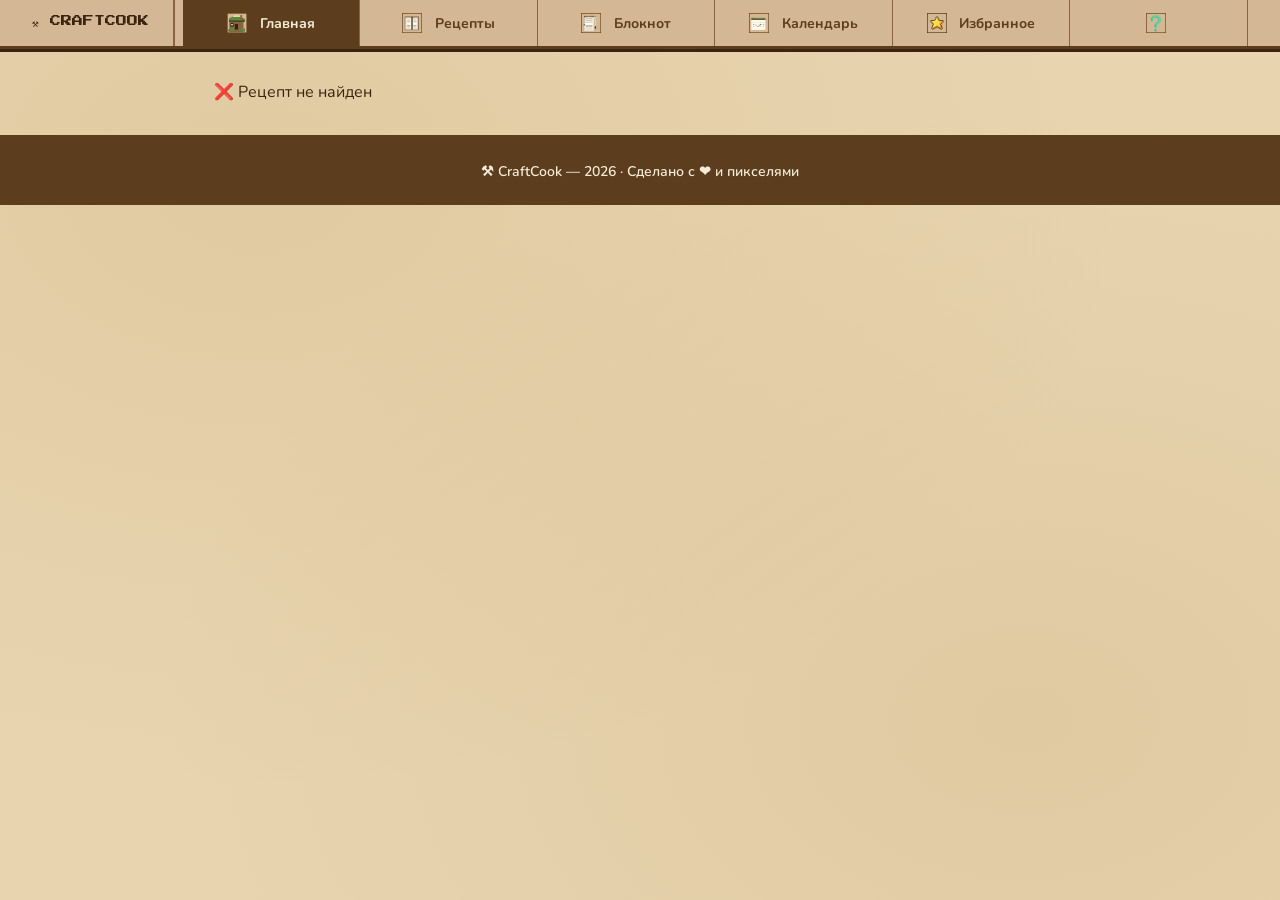
<file: frontend/recipe-detail.html>
<head>
  <meta charset="UTF-8"/>
  <meta name="viewport" content="width=device-width, initial-scale=1.0"/>
  <title>Рецепты — CraftCook</title>
  
  <link rel="icon" type="image/png" sizes="32x32" href="favicon/recipes.jpg">
  
  <link rel="stylesheet" href="css/style.css"/>
</head>
<body>
  
  <nav class="hotbar">
    <div class="hotbar-logo">⚒ CRAFTCOOK</div>
    <div class="hotbar-links">
      <a href="./index.html" class="active"><img src="favicon/home-32x32.png" class="nav-icon" alt="">Главная</a>
      <a href="./recipes.html"><img src="favicon/recipes-32x32.png" class="nav-icon" alt="">Рецепты</a>
      <a href="./notepad.html"><img src="favicon/notepad-32x32.png" class="nav-icon" alt="">Блокнот</a>
      <a href="./calendar.html"><img src="favicon/calendar-32x32.png" class="nav-icon" alt="">Календарь</a>
      <a href="./favorites.html"><img src="favicon/favorites-32x32.png" class="nav-icon" alt="">Избранное</a>
      <a href="./help.html"><img src="favicon/help-32x32.png" class="nav-icon" alt=""></a>
    </div>
  </nav>
  <!-- RECIPE DETAIL CONTAINER -->
  <div class="recipe-detail-container">
    
    <!-- BACK BUTTON -->
    <a href="./recipes.html" class="back-button">← ВЕРНУТЬСЯ</a>

    <!-- HEADER -->
    <div class="recipe-header">
      <div class="recipe-header-left">
        <div class="recipe-emoji-large" id="recipe-emoji">🍽️</div>
        <div>
          <h1 id="recipe-title">Загрузка...</h1>
          <p id="recipe-description" class="recipe-description">Описание рецепта</p>
        </div>
      </div>
      <div class="recipe-header-right">
        <button id="favorite-btn" class="mc-btn-secondary" onclick="toggleFavorite()">☆ ИЗБРАННОЕ</button>
        <button id="download-btn" class="mc-btn-secondary" onclick="downloadRecipe()">📥 СКАЧАТЬ</button>
      </div>
    </div>

    <!-- META INFO -->
    <div class="recipe-meta-info">
      <div class="meta-item">
        <span class="meta-icon">⏱</span>
        <span class="meta-label">ВРЕМЯ:</span>
        <span id="recipe-time">30 мин</span>
      </div>
      <div class="meta-item">
        <span class="meta-icon">⭐</span>
        <span class="meta-label">СЛОЖНОСТЬ:</span>
        <span id="recipe-difficulty">Средняя</span>
      </div>
      <div class="meta-item">
        <span class="meta-icon">👥</span>
        <span class="meta-label">ПОРЦИИ:</span>
        <div class="portions-control">
          <button onclick="decreasePortions()">−</button>
          <input type="number" id="portions-input" value="2" min="1" max="20"/>
          <button onclick="increasePortions()">+</button>
        </div>
      </div>
    </div>

    <!-- TAGS -->
    <div id="recipe-tags" class="recipe-tags">
      <!-- Теги загружаются здесь -->
    </div>

    <!-- MAIN CONTENT -->
    <div class="recipe-content">

      <!-- INGREDIENTS SECTION (CRAFTCRAFTING TABLE STYLE) -->
      <div class="recipe-section">
        <h2 class="section-header">⚗️ ИНГРЕДИЕНТЫ</h2>
        <div class="crafting-table">
          <div id="ingredients-list" class="ingredients-slots">
            <!-- Ингредиенты загружаются сюда в пиксельном стиле -->
          </div>
        </div>
      </div>

      <!-- INSTRUCTIONS SECTION -->
      <div class="recipe-section">
        <h2 class="section-header">🔨 КАК ГОТОВИТЬ</h2>
        <div id="steps-list" class="steps-list">
          <!-- Шаги загружаются сюда -->
        </div>
      </div>

      <!-- CATEGORY SECTION -->
      <div class="recipe-section" id="category-section" style="display:none;">
        <h2 class="section-header">📂 КАТЕГОРИЯ</h2>
        <div id="recipe-category" class="category-badge">
          <!-- Категория загружается сюда -->
        </div>
      </div>

    </div>

  </div>

  <footer class="mc-footer">⚒ CraftCook — 2026 · Сделано с ❤ и пикселями</footer>

  <script>
    let currentRecipe = null;
    let currentPortions = 2;
    let originalPortions = 2;

    async function loadRecipeDetail() {
      const params = new URLSearchParams(window.location.search);
      const recipeId = params.get('id');

      if (!recipeId) {
        document.querySelector('.recipe-detail-container').innerHTML = '<p>❌ Рецепт не найден</p>';
        return;
      }

      try {
        const response = await fetch(`http://localhost:8080/api/recipes/${recipeId}`);
        if (!response.ok) throw new Error('Рецепт не найден');
        
        currentRecipe = await response.json();
        console.log('Загруженный рецепт:', currentRecipe);
        console.log('Полная структура данных:', JSON.stringify(currentRecipe, null, 2));
        
        originalPortions = currentRecipe.servings || 2;
        currentPortions = originalPortions;
        
        renderRecipe();
        loadFavoriteStatus();
      } catch (error) {
        console.error('Ошибка загрузки рецепта:', error);
        document.querySelector('.recipe-detail-container').innerHTML = '<p>❌ Ошибка загрузки рецепта</p>';
      }
    }

    function renderRecipe() {
      // Заголовок
      document.getElementById('recipe-emoji').textContent = currentRecipe.emoji || '🍽️';
      document.getElementById('recipe-title').textContent = currentRecipe.title || 'Без названия';
      document.getElementById('recipe-description').textContent = currentRecipe.description || '';

      // Мета информация
      document.getElementById('recipe-time').textContent = `${currentRecipe.time || 0} мин`;
      document.getElementById('recipe-difficulty').textContent = currentRecipe.difficulty || 'Неизвестна';
      document.getElementById('portions-input').value = currentPortions;

      // Теги
      const tagsContainer = document.getElementById('recipe-tags');
      tagsContainer.innerHTML = '';
      if (currentRecipe.tags && currentRecipe.tags.length > 0) {
        currentRecipe.tags.forEach(tag => {
          const tagEl = document.createElement('span');
          tagEl.className = 'tag green';
          tagEl.textContent = tag;
          tagsContainer.appendChild(tagEl);
        });
      }

      // Ингредиенты (в стиле Minecraft crafting table)
      renderIngredients();

      // Шаги приготовления
      renderSteps();

      // Категория
      if (currentRecipe.category) {
        document.getElementById('recipe-category').textContent = currentRecipe.category;
        document.getElementById('category-section').style.display = 'block';
      }
    }

    function renderIngredients() {
      const ingredientsList = document.getElementById('ingredients-list');
      ingredientsList.innerHTML = '';

      // Получаем ингредиенты из API структуры
      let ingredients = currentRecipe.ingredients || [];

      console.log('Ингредиенты для обработки:', ingredients);

      if (!ingredients || ingredients.length === 0) {
        ingredientsList.innerHTML = '<p>📦 Нет ингредиентов</p>';
        return;
      }

      ingredients.forEach((ingredient, index) => {
        const portionMultiplier = currentPortions / originalPortions;
        
        // Извлекаем данные из структуры API
        let ingredientName = '';
        let ingredientQuantity = ingredient.quantity || 0;
        let ingredientUnit = ingredient.unit || '';

        // Backend возвращает объект с вложенным ingredient объектом
        if (ingredient.ingredient && ingredient.ingredient.name) {
          ingredientName = ingredient.ingredient.name;
        } else if (ingredient.name) {
          ingredientName = ingredient.name;
        } else {
          ingredientName = 'Ингредиент';
        }

        const scaledQuantity = (ingredientQuantity * portionMultiplier).toFixed(2);

        const ingredientSlot = document.createElement('div');
        ingredientSlot.className = 'ingredient-slot';
        ingredientSlot.innerHTML = `
          <div class="ingredient-icon">📦</div>
          <div class="ingredient-info">
            <div class="ingredient-name">${ingredientName}</div>
            <div class="ingredient-quantity">${scaledQuantity} ${ingredientUnit}</div>
          </div>
        `;
        ingredientsList.appendChild(ingredientSlot);
      });
    }

    function renderSteps() {
      const stepsList = document.getElementById('steps-list');
      stepsList.innerHTML = '';

      // Проверяем разные возможные пути к шагам
      let steps = currentRecipe.steps || 
                 currentRecipe.recipe_steps ||
                 currentRecipe.instructions ||
                 [];

      console.log('Шаги для обработки:', steps);

      if (!steps || steps.length === 0) {
        stepsList.innerHTML = '<p>📖 Шаги не добавлены</p>';
        return;
      }

      steps.forEach((step, index) => {
        const stepEl = document.createElement('div');
        stepEl.className = 'step-item';
        
        // Поддержка разных структур данных
        let stepOrder = step.step_order || step.order || (index + 1);
        let stepDescription = step.description || step.text || step.instruction || '';
        let stepDuration = step.duration || step.prep_time || '';

        stepEl.innerHTML = `
          <div class="step-number">⬛ ${stepOrder}</div>
          <div class="step-content">
            <p class="step-description">${stepDescription}</p>
            ${stepDuration ? `<small class="step-duration">⏱ ${stepDuration} мин</small>` : ''}
          </div>
        `;
        stepsList.appendChild(stepEl);
      });
    }

    function increasePortions() {
      currentPortions++;
      document.getElementById('portions-input').value = currentPortions;
      renderIngredients();
    }

    function decreasePortions() {
      if (currentPortions > 1) {
        currentPortions--;
        document.getElementById('portions-input').value = currentPortions;
        renderIngredients();
      }
    }

    function toggleFavorite() {
      const btn = document.getElementById('favorite-btn');
      const isFav = btn.classList.contains('favorite-active');
      
      if (isFav) {
        btn.classList.remove('favorite-active');
        btn.textContent = '☆ ИЗБРАННОЕ';
        removeFavoriteFromStorage(currentRecipe.id);
      } else {
        btn.classList.add('favorite-active');
        btn.textContent = '★ В ИЗБРАННОМ';
        addFavoriteToStorage(currentRecipe.id);
      }
    }

    function addFavoriteToStorage(recipeId) {
      let favorites = JSON.parse(localStorage.getItem('craftcook-favorites') || '[]');
      if (!favorites.includes(recipeId)) {
        favorites.push(recipeId);
        localStorage.setItem('craftcook-favorites', JSON.stringify(favorites));
      }
    }

    function removeFavoriteFromStorage(recipeId) {
      let favorites = JSON.parse(localStorage.getItem('craftcook-favorites') || '[]');
      favorites = favorites.filter(id => id !== recipeId);
      localStorage.setItem('craftcook-favorites', JSON.stringify(favorites));
    }

    function loadFavoriteStatus() {
      const btn = document.getElementById('favorite-btn');
      let favorites = JSON.parse(localStorage.getItem('craftcook-favorites') || '[]');
      if (favorites.includes(currentRecipe.id)) {
        btn.classList.add('favorite-active');
        btn.textContent = '★ В ИЗБРАННОМ';
      }
    }

    function downloadRecipe() {
      const recipeData = {
        title: currentRecipe.title,
        description: currentRecipe.description,
        prepTime: currentRecipe.time,
        difficulty: currentRecipe.difficulty,
        servings: currentPortions,
        ingredients: currentRecipe.ingredients,
        steps: currentRecipe.steps,
        tags: currentRecipe.tags,
        downloadedAt: new Date().toLocaleString('ru-RU')
      };

      const dataStr = JSON.stringify(recipeData, null, 2);
      const dataBlob = new Blob([dataStr], { type: 'application/json' });
      const url = URL.createObjectURL(dataBlob);
      const link = document.createElement('a');
      link.href = url;
      link.download = `${currentRecipe.title}.json`;
      link.click();
      URL.revokeObjectURL(url);

      // Показать уведомление
      alert(`✅ Рецепт "${currentRecipe.title}" скачан!`);
    }

    // Загрузить рецепт при открытии страницы
    window.addEventListener('load', loadRecipeDetail);
  </script>

</body>
</html>
</file>
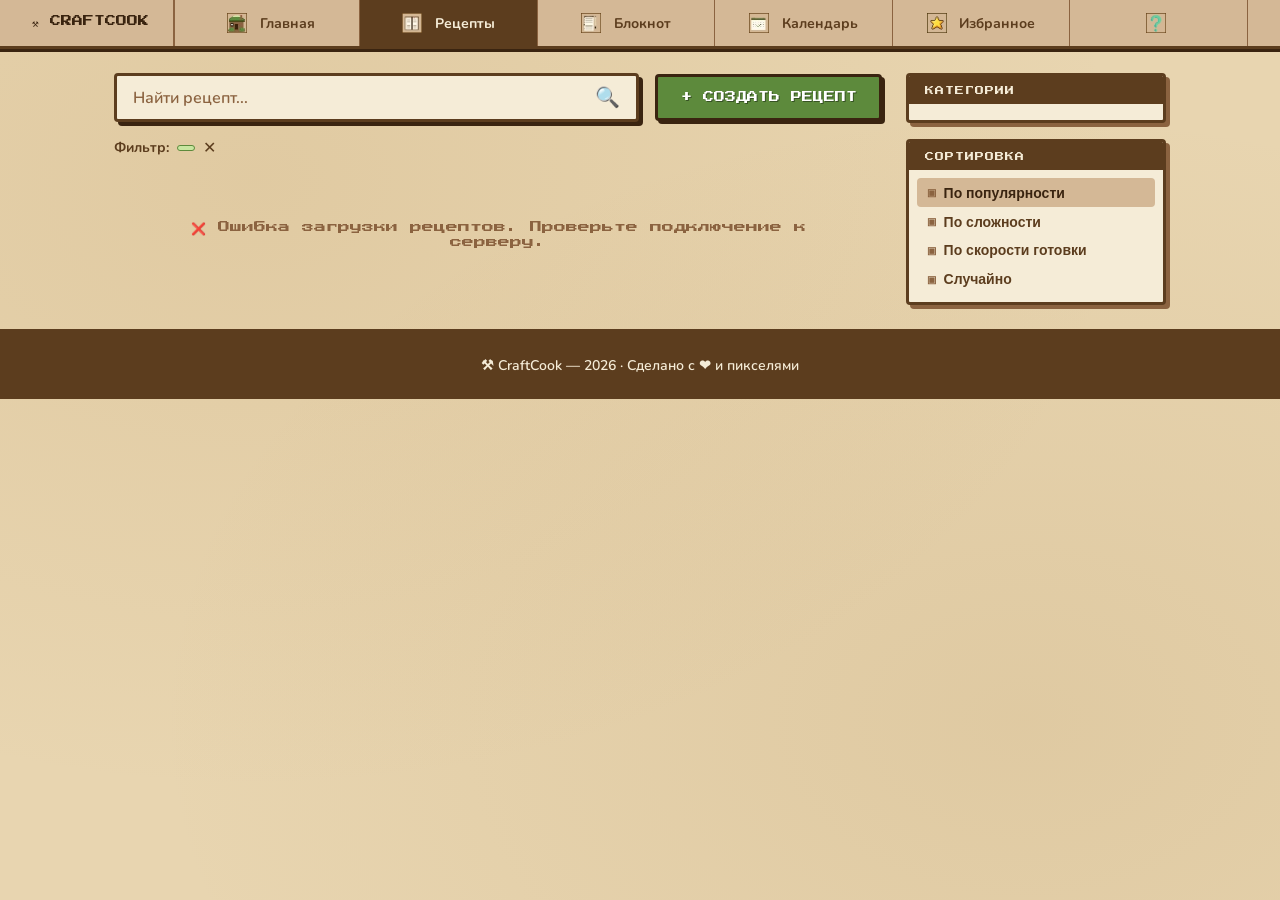
<file: frontend/recipes.html>
<head>
  <meta charset="UTF-8"/>
  <meta name="viewport" content="width=device-width, initial-scale=1.0"/>
  <title>Рецепты — CraftCook</title>
  
  <link rel="icon" type="image/png" sizes="32x32" href="favicon/recipes.jpg">
  
  <link rel="stylesheet" href="css/style.css"/>
</head>
<body>

  <nav class="hotbar">
    <div class="hotbar-logo">⚒ CRAFTCOOK</div>
    <div class="hotbar-links">
      <a href="./index.html"><img src="favicon/home-32x32.png" class="nav-icon" alt="">Главная</a>
      <a href="./recipes.html" class="active"><img src="favicon/recipes-32x32.png" class="nav-icon" alt="">Рецепты</a>
      <a href="./notepad.html"><img src="favicon/notepad-32x32.png" class="nav-icon" alt="">Блокнот</a>
      <a href="./calendar.html"><img src="favicon/calendar-32x32.png" class="nav-icon" alt="">Календарь</a>
      <a href="./favorites.html"><img src="favicon/favorites-32x32.png" class="nav-icon" alt="">Избранное</a>
      <a href="./help.html"><img src="favicon/help-32x32.png" class="nav-icon" alt=""></a>
    </div>
  </nav>
  <!-- FEED LAYOUT -->
  <div class="feed-layout">

    <!-- MAIN -->
    <div class="feed-main">

      <!-- Search + Create -->
      <div class="feed-top-row">
        <div class="search-bar" style="flex:1">
          <input type="text" id="search-input" placeholder="Найти рецепт..."/>
          <span class="search-icon">🔍</span>
        </div>
        <a href="recipe-new.html" class="mc-btn primary">+ СОЗДАТЬ РЕЦЕПТ</a>
      </div>

      <!-- Active filter label -->
      <div id="active-filter" style="display:none; font-size:14px; font-weight:700; color:var(--brown); display:flex; align-items:center; gap:0.5rem;">
        <span>Фильтр:</span>
        <span id="filter-label" class="tag green"></span>
        <button onclick="clearFilter()" style="background:none;border:none;cursor:pointer;font-size:16px;color:var(--brown)">✕</button>
      </div>

      <!-- Recipe list -->
      <div class="feed-list" id="feed-list">
        <!-- Рецепты загружаются здесь из API -->
      </div>

      <div id="no-results" style="display:none; text-align:center; padding:2rem; font-family:'Press Start 2P',monospace; font-size:10px; color:var(--brown-mid);">
        📦 Ничего не найдено
      </div>

      <div id="loading" style="text-align:center; padding:2rem; font-family:'Press Start 2P',monospace; font-size:12px; color:var(--brown-mid);">
        ⏳ Загрузка рецептов...
      </div>

    </div>

    <!-- SIDEBAR -->
    <aside class="sidebar">

      <div class="sidebar-panel">
        <div class="sidebar-panel-title">КАТЕГОРИИ</div>
        <div class="sidebar-list" id="categories">
          <!-- Теги загружаются здесь -->
        </div>
      </div>

      <div class="sidebar-panel">
        <div class="sidebar-panel-title">СОРТИРОВКА</div>
        <div class="sidebar-list">
          <button class="sidebar-item active" onclick="sortBy('popular', this)">По популярности</button>
          <button class="sidebar-item" onclick="sortBy('hard', this)">По сложности</button>
          <button class="sidebar-item" onclick="sortBy('fast', this)">По скорости готовки</button>
          <button class="sidebar-item" onclick="sortBy('random', this)">Случайно</button>
        </div>
      </div>

    </aside>
  </div>

  <footer class="mc-footer">⚒ CraftCook — 2026 · Сделано с ❤ и пикселями</footer>

  <script>
    let allRecipes = [];
    let activeFilter = null;
    const API_URL = 'http://localhost:8080/api';

    async function loadRecipes() {
      const loading = document.getElementById('loading');
      const feedList = document.getElementById('feed-list');
      
      try {
        loading.style.display = 'block';
        feedList.innerHTML = '';
        
        const response = await fetch(`${API_URL}/recipes`);
        if (!response.ok) throw new Error('Ошибка загрузки');
        
        allRecipes = await response.json();
        renderRecipes(allRecipes);
        loadTags();
        
        loading.style.display = 'none';
      } catch (error) {
        console.error('Ошибка загрузки рецептов:', error);
        loading.innerHTML = '❌ Ошибка загрузки рецептов. Проверьте подключение к серверу.';
      }
    }

    function renderRecipes(recipes) {
      const feedList = document.getElementById('feed-list');
      feedList.innerHTML = '';

      if (!recipes || recipes.length === 0) {
        document.getElementById('no-results').style.display = 'block';
        return;
      }

      document.getElementById('no-results').style.display = 'none';

      recipes.forEach(recipe => {
        const tagsString = (recipe.tags || []).join(',').toLowerCase();
        const difficultyEmoji = getDifficultyEmoji(recipe.difficulty);
        
        const card = document.createElement('a');
        card.href = `./recipe-detail.html?id=${recipe.id}`;
        card.className = 'feed-card';
        card.dataset.tags = tagsString;
        card.dataset.time = recipe.time || 0;
        card.dataset.difficulty = recipe.difficulty || '';
        
        card.innerHTML = `
          <div class="feed-card-img">${recipe.emoji || '🍽️'}</div>
          <div class="feed-card-body">
            <div class="feed-card-name">${recipe.title || 'Без названия'}</div>
            <div class="feed-card-tags">
              ${(recipe.tags || []).map(tag => `<span class="tag green">${tag}</span>`).join('')}
            </div>
            <div class="feed-card-meta">
              <span>⏱ ${recipe.time || 0} мин</span>
              <span>${difficultyEmoji} ${recipe.difficulty}</span>
              <span>👥 ${recipe.servings || 2}</span>
            </div>
          </div>
          <button class="feed-card-fav" onclick="toggleFav(event, this, ${recipe.id})">☆</button>
        `;
        
        feedList.appendChild(card);
      });
    }

    function getDifficultyEmoji(difficulty) {
      if (!difficulty) return '⭐';
      const diff = difficulty.toLowerCase();
      if (diff.includes('лёгк') || diff.includes('легк')) return '⭐';
      if (diff.includes('средн')) return '⭐⭐';
      if (diff.includes('сложн')) return '⭐⭐⭐';
      return '⭐';
    }

    async function loadTags() {
      try {
        const response = await fetch(`${API_URL}/tags`);
        if (!response.ok) throw new Error('Ошибка загрузки тегов');
        
        const tags = await response.json();
        renderTags(tags);
      } catch (error) {
        console.error('Ошибка загрузки тегов:', error);
      }
    }

    function renderTags(tags) {
      const categoriesDiv = document.getElementById('categories');
      categoriesDiv.innerHTML = '';

      if (!tags || tags.length === 0) {
        categoriesDiv.innerHTML = '<p>Нет доступных тегов</p>';
        return;
      }

      tags.forEach(tag => {
        const button = document.createElement('button');
        button.className = 'sidebar-item';
        button.textContent = tag.name;
        button.onclick = () => filterBy(tag.name, button);
        categoriesDiv.appendChild(button);
      });
    }

    function filterBy(tagName, button) {
      activeFilter = tagName;
      document.getElementById('active-filter').style.display = 'flex';
      document.getElementById('filter-label').textContent = tagName;

      document.querySelectorAll('#categories .sidebar-item').forEach(btn => {
        btn.classList.toggle('active', btn === button);
      });

      applyFilters();
    }

    function clearFilter() {
      activeFilter = null;
      document.getElementById('active-filter').style.display = 'none';
      document.querySelectorAll('#categories .sidebar-item').forEach(b => b.classList.remove('active'));
      applyFilters();
    }

    function applyFilters() {
      const q = document.getElementById('search-input').value.toLowerCase();
      const cards = document.querySelectorAll('#feed-list .feed-card');
      let visible = 0;
      
      cards.forEach(card => {
        const name = card.querySelector('.feed-card-name').textContent.toLowerCase();
        const tags = card.dataset.tags || '';
        const matchSearch = !q || name.includes(q) || tags.includes(q);
        const matchFilter = !activeFilter || tags.includes(activeFilter.toLowerCase());
        const show = matchSearch && matchFilter;
        
        card.style.display = show ? 'flex' : 'none';
        if (show) visible++;
      });
      
      document.getElementById('no-results').style.display = visible === 0 ? 'block' : 'none';
    }

    document.getElementById('search-input').addEventListener('input', applyFilters);

    function sortBy(type, btn) {
      document.querySelectorAll('.sidebar-panel')[1].querySelectorAll('.sidebar-item').forEach(b => {
        b.classList.remove('active');
      });
      btn.classList.add('active');

      const feedList = document.getElementById('feed-list');
      const cards = Array.from(document.querySelectorAll('#feed-list .feed-card'));

      switch(type) {
        case 'fast':
          cards.sort((a, b) => parseInt(a.dataset.time) - parseInt(b.dataset.time));
          break;
        case 'hard':
          cards.sort((a, b) => {
            const diffMap = {'лёгкий': 1, 'средний': 2, 'сложный': 3};
            return (diffMap[b.dataset.difficulty] || 0) - (diffMap[a.dataset.difficulty] || 0);
          });
          break;
        case 'random':
          for (let i = cards.length - 1; i > 0; i--) {
            const j = Math.floor(Math.random() * (i + 1));
            [cards[i], cards[j]] = [cards[j], cards[i]];
          }
          break;
        default:
          // popular - по умолчанию
          break;
      }

      feedList.innerHTML = '';
      cards.forEach(card => feedList.appendChild(card));
    }

    function toggleFav(e, btn, recipeId) {
      e.preventDefault();
      e.stopPropagation();
      
      const isFav = btn.textContent === '★';
      btn.textContent = isFav ? '☆' : '★';
      btn.style.color = isFav ? '' : '#E24B4A';
      
      const key = `favorite-${recipeId}`;
      if (isFav) {
        localStorage.removeItem(key);
      } else {
        localStorage.setItem(key, 'true');
      }
    }

    // Загрузить рецепты при открытии страницы
    window.addEventListener('load', loadRecipes);
  </script>

</body>
</html>
</file>
<file: frontend/css/style.css>
@import url('https://fonts.googleapis.com/css2?family=Press+Start+2P&family=Nunito:wght@400;600;700;800&display=swap');

*, *::before, *::after { box-sizing: border-box; margin: 0; padding: 0; }

:root {
  --parch: #E8D5B0;
  --parch-dark: #D4B896;
  --parch-light: #F5ECD7;
  --brown: #5C3D1E;
  --brown-dark: #3A2410;
  --brown-mid: #8B6340;
  --brown-light: #A07850;
  --green-tag: #5D8A3C;
  --green-tag-bg: #C8E6A0;
  --teal-tag: #2A7A6A;
  --teal-tag-bg: #A8D8D0;
  --yellow-tag: #8A6A10;
  --yellow-tag-bg: #F0D878;
  --blue-tag: #2A5A8A;
  --blue-tag-bg: #A8C8E8;
  --purple-tag: #6A3A8A;
  --purple-tag-bg: #D0A8E8;
  --pink-tag: #8A3A5A;
  --pink-tag-bg: #E8A8C0;
  --border: 3px solid var(--brown);
  --radius: 4px;
  --shadow: 4px 4px 0 var(--brown-dark);
}

html { scroll-behavior: smooth; }

body {
  background: var(--parch);
  background-image:
    radial-gradient(ellipse at 20% 20%, rgba(180,140,80,0.15) 0%, transparent 60%),
    radial-gradient(ellipse at 80% 80%, rgba(160,120,60,0.12) 0%, transparent 60%);
  color: var(--brown-dark);
  font-family: 'Nunito', sans-serif;
  font-size: 16px;
  min-height: 100vh;
}

/* ─── NAVBAR / HOTBAR ─── */
.hotbar {
  background: var(--parch-dark);
  border-bottom: var(--border);
  padding: 0 2rem;
  display: flex;
  align-items: stretch;
  gap: 0;
  position: sticky;
  top: 0;
  z-index: 100;
  box-shadow: 0 3px 0 var(--brown-dark);
}

.nav-icon {
  width: 20px;
  height: 20px;
  vertical-align: middle;
  margin-right: 6px;
  object-fit: contain;
  flex-shrink: 0;
  display: inline-block;
}

.hotbar-logo {
  font-family: 'Press Start 2P', monospace;
  font-size: 11px;
  color: var(--brown-dark);
  padding: 1rem 1.5rem 1rem 0;
  border-right: 2px solid var(--brown-mid);
  margin-right: 0.5rem;
  display: flex;
  align-items: center;
  gap: 0.5rem;
  white-space: nowrap;
}

.hotbar-links {
  display: flex;
  align-items: stretch;
  flex: 1;
}

.hotbar-links a {
  display: flex;
  align-items: center;
  justify-content: center;
  gap: 0.4rem;
  flex: 1;
  color: var(--brown);
  text-decoration: none;
  font-size: 14px;
  font-weight: 700;
  border-right: 1px solid var(--brown-mid);
  transition: background 0.15s, color 0.15s;
  white-space: nowrap;
  padding: 0;
}

.hotbar-links a:hover, .hotbar-links a.active {
  background: var(--brown);
  color: var(--parch-light);
}

.hotbar-links a .icon { font-size: 16px; }

.parchment {
  background: var(--parch-light);
  border: var(--border);
  border-radius: var(--radius);
  box-shadow: var(--shadow);
}

/* ─── HERO / LANDING ─── */
.hero {
  max-width: 900px;
  margin: 3rem auto;
  padding: 0 1.5rem;
}

.hero-card {
  background: var(--parch-light);
  border: 3px solid var(--brown);
  border-radius: var(--radius);
  box-shadow: 6px 6px 0 var(--brown-dark);
  overflow: hidden;
}

.hero-top {
  background: var(--brown);
  padding: 2rem 2.5rem;
  display: flex;
  align-items: center;
  justify-content: space-between;
  gap: 2rem;
  flex-wrap: wrap;
}

.hero-title {
  font-family: 'Press Start 2P', monospace;
  font-size: clamp(14px, 3vw, 24px);
  color: var(--parch-light);
  line-height: 1.6;
  text-shadow: 2px 2px 0 var(--brown-dark);
}

.hero-title span { color: #F5C542; }

.hero-img-block {
  font-size: 100px;
  line-height: 1;
  filter: drop-shadow(3px 3px 0 rgba(0,0,0,0.3));
}

.hero-body {
  padding: 2rem 2.5rem;
  display: flex;
  flex-direction: column;
  gap: 1.5rem;
}

.hero-desc {
  font-size: 18px;
  color: var(--brown);
  line-height: 1.7;
  max-width: 560px;
  font-weight: 600;
}

.hero-stats {
  display: flex;
  gap: 1rem;
  flex-wrap: wrap;
}

.stat-box {
  background: var(--parch-dark);
  border: 2px solid var(--brown-mid);
  border-radius: var(--radius);
  padding: 0.5rem 1rem;
  display: flex;
  align-items: center;
  gap: 0.5rem;
  font-size: 15px;
  font-weight: 700;
  color: var(--brown-dark);
}

.stat-box .stat-icon { font-size: 20px; }

.hero-btns {
  display: flex;
  gap: 1rem;
  flex-wrap: wrap;
}

/* ─── BUTTONS ─── */
.mc-btn {
  display: inline-block;
  font-family: 'Press Start 2P', monospace;
  font-size: 11px;
  padding: 0.8rem 1.4rem;
  border: 3px solid;
  border-radius: var(--radius);
  cursor: pointer;
  text-decoration: none;
  transition: transform 0.1s, filter 0.1s;
  line-height: 1.4;
  text-align: center;
}

.mc-btn:active { transform: translate(2px, 2px); box-shadow: none !important; }

.mc-btn.primary {
  background: var(--green-tag);
  color: #fff;
  border-color: var(--brown-dark);
  box-shadow: 3px 3px 0 var(--brown-dark);
  text-shadow: 1px 1px 0 rgba(0,0,0,0.4);
}
.mc-btn.primary:hover { filter: brightness(1.1); }

.mc-btn.secondary, .mc-btn-secondary {
  background: var(--parch-dark);
  color: var(--brown-dark);
  border-color: var(--brown);
  box-shadow: 3px 3px 0 var(--brown);
  border: 3px solid;
  font-family: 'Press Start 2P', monospace;
  font-size: 11px;
  padding: 0.8rem 1.4rem;
  cursor: pointer;
  transition: transform 0.1s, filter 0.1s;
  border-radius: var(--radius);
  display: inline-block;
  text-decoration: none;
  line-height: 1.4;
}
.mc-btn.secondary:hover, .mc-btn-secondary:hover { filter: brightness(0.95); }

/* ─── HOW IT WORKS ─── */
.how-it-works {
  max-width: 900px;
  margin: 2rem auto;
  padding: 0 1.5rem;
}

.section-title {
  font-family: 'Press Start 2P', monospace;
  font-size: clamp(10px, 2vw, 15px);
  color: var(--brown-dark);
  margin-bottom: 1.5rem;
  display: flex;
  align-items: center;
  gap: 0.8rem;
}

.section-title::after {
  content: '';
  flex: 1;
  height: 3px;
  background: var(--brown-mid);
  border-radius: 2px;
}

.steps-grid {
  display: grid;
  grid-template-columns: repeat(auto-fit, minmax(200px, 1fr));
  gap: 1rem;
}

.step-card {
  background: var(--parch-light);
  border: 3px solid var(--brown);
  border-radius: var(--radius);
  box-shadow: 4px 4px 0 var(--brown-mid);
  padding: 1.5rem;
  text-align: center;
  display: flex;
  flex-direction: column;
  gap: 0.7rem;
  transition: transform 0.15s;
}

.step-card:hover { transform: translateY(-3px); }
.step-emoji { font-size: 48px; }
.step-card h3 {
  font-family: 'Press Start 2P', monospace;
  font-size: 9px;
  color: var(--brown-dark);
  line-height: 1.6;
}
.step-card p { font-size: 14px; color: var(--brown); line-height: 1.5; font-weight: 600; }

/* ─── POPULAR RECIPES PREVIEW ─── */
.popular {
  max-width: 900px;
  margin: 2rem auto 3rem;
  padding: 0 1.5rem;
}

.recipe-preview-grid {
  display: grid;
  grid-template-columns: repeat(auto-fit, minmax(240px, 1fr));
  gap: 1rem;
}

.recipe-card {
  background: var(--parch-light);
  border: 3px solid var(--brown);
  border-radius: var(--radius);
  box-shadow: 4px 4px 0 var(--brown-mid);
  display: flex;
  align-items: center;
  gap: 1rem;
  padding: 0.8rem;
  cursor: pointer;
  transition: transform 0.15s, box-shadow 0.15s;
  text-decoration: none;
  color: inherit;
}

.recipe-card:hover {
  transform: translate(-2px, -2px);
  box-shadow: 6px 6px 0 var(--brown-dark);
}

.recipe-card-img {
  width: 80px;
  height: 80px;
  background: var(--parch-dark);
  border: 2px solid var(--brown-mid);
  border-radius: var(--radius);
  display: flex;
  align-items: center;
  justify-content: center;
  font-size: 42px;
  flex-shrink: 0;
}

.recipe-card-info { flex: 1; min-width: 0; }

.recipe-card-name {
  font-family: 'Press Start 2P', monospace;
  font-size: 9px;
  color: var(--brown-dark);
  line-height: 1.6;
  margin-bottom: 0.4rem;
}

.recipe-card-tags { display: flex; flex-wrap: wrap; gap: 4px; margin-bottom: 0.4rem; }

.recipe-card-fav {
  background: none;
  border: none;
  font-size: 18px;
  cursor: pointer;
  padding: 0.2rem;
  flex-shrink: 0;
  transition: transform 0.15s;
}
.recipe-card-fav:hover { transform: scale(1.2); }

/* ─── TAGS ─── */
.tag {
  display: inline-block;
  padding: 2px 8px;
  border-radius: 3px;
  font-size: 12px;
  font-weight: 700;
  border: 1px solid;
}

.tag.green  { background: var(--green-tag-bg);  color: var(--green-tag);  border-color: var(--green-tag); }
.tag.teal   { background: var(--teal-tag-bg);   color: var(--teal-tag);   border-color: var(--teal-tag); }
.tag.yellow { background: var(--yellow-tag-bg); color: var(--yellow-tag); border-color: var(--yellow-tag); }
.tag.blue   { background: var(--blue-tag-bg);   color: var(--blue-tag);   border-color: var(--blue-tag); }
.tag.purple { background: var(--purple-tag-bg); color: var(--purple-tag); border-color: var(--purple-tag); }
.tag.pink   { background: var(--pink-tag-bg);   color: var(--pink-tag);   border-color: var(--pink-tag); }
.tag.brown  { background: var(--parch-dark);    color: var(--brown);      border-color: var(--brown-mid); }

/* ─── RECIPE FEED PAGE ─── */
.feed-layout {
  max-width: 1100px;
  margin: 0 auto;
  padding: 1.5rem;
  display: grid;
  grid-template-columns: 1fr 260px;
  gap: 1.5rem;
  align-items: start;
}

.feed-main { display: flex; flex-direction: column; gap: 1rem; }

/* Search */
.search-bar {
  display: flex;
  align-items: center;
  gap: 0.5rem;
  background: var(--parch-light);
  border: 3px solid var(--brown);
  border-radius: var(--radius);
  box-shadow: var(--shadow);
  padding: 0.5rem 1rem;
}

.search-bar input {
  flex: 1;
  background: none;
  border: none;
  outline: none;
  font-family: 'Nunito', sans-serif;
  font-size: 16px;
  font-weight: 600;
  color: var(--brown-dark);
}

.search-bar input::placeholder { color: var(--brown-mid); }
.search-icon { font-size: 20px; color: var(--brown-mid); }

.feed-top-row {
  display: flex;
  align-items: center;
  justify-content: space-between;
  gap: 1rem;
  flex-wrap: wrap;
}

/* Feed list */
.feed-list { display: flex; flex-direction: column; gap: 0.8rem; }

.feed-card {
  background: var(--parch-light);
  border: 3px solid var(--brown);
  border-radius: var(--radius);
  box-shadow: 4px 4px 0 var(--brown-mid);
  display: flex;
  align-items: center;
  gap: 1rem;
  padding: 0.8rem 1rem;
  cursor: pointer;
  transition: transform 0.15s, box-shadow 0.15s;
  text-decoration: none;
  color: inherit;
}

.feed-card:hover {
  transform: translate(-2px, -2px);
  box-shadow: 6px 6px 0 var(--brown-dark);
}

.feed-card-img {
  width: 90px;
  height: 90px;
  background: var(--parch-dark);
  border: 2px solid var(--brown-mid);
  border-radius: var(--radius);
  display: flex;
  align-items: center;
  justify-content: center;
  font-size: 50px;
  flex-shrink: 0;
}

.feed-card-body { flex: 1; min-width: 0; }

.feed-card-name {
  font-family: 'Press Start 2P', monospace;
  font-size: 10px;
  color: var(--brown-dark);
  line-height: 1.6;
  margin-bottom: 0.5rem;
}

.feed-card-tags { display: flex; flex-wrap: wrap; gap: 4px; margin-bottom: 0.4rem; }

.feed-card-meta {
  display: flex;
  gap: 0.8rem;
  font-size: 13px;
  color: var(--brown-mid);
  font-weight: 700;
}

.feed-card-fav {
  background: none;
  border: none;
  font-size: 22px;
  cursor: pointer;
  flex-shrink: 0;
  transition: transform 0.15s;
  padding: 0.3rem;
}
.feed-card-fav:hover { transform: scale(1.2); }

/* ─── SIDEBAR ─── */
.sidebar { display: flex; flex-direction: column; gap: 1rem; }

.sidebar-panel {
  background: var(--parch-light);
  border: 3px solid var(--brown);
  border-radius: var(--radius);
  box-shadow: 4px 4px 0 var(--brown-mid);
  overflow: hidden;
}

.sidebar-panel-title {
  background: var(--brown);
  color: var(--parch-light);
  font-family: 'Press Start 2P', monospace;
  font-size: 9px;
  padding: 0.6rem 1rem;
  letter-spacing: 1px;
}

.sidebar-list {
  padding: 0.5rem;
  display: flex;
  flex-direction: column;
}

.sidebar-item {
  display: flex;
  align-items: center;
  gap: 0.5rem;
  padding: 0.4rem 0.6rem;
  border-radius: var(--radius);
  font-size: 14px;
  font-weight: 700;
  color: var(--brown);
  cursor: pointer;
  transition: background 0.15s;
  border: none;
  background: none;
  text-align: left;
  width: 100%;
}

.sidebar-item:hover, .sidebar-item.active {
  background: var(--parch-dark);
  color: var(--brown-dark);
}

.sidebar-item.active { font-weight: 800; }

.sidebar-item::before { content: '▣'; font-size: 10px; color: var(--brown-mid); }

/* ─── RECIPE DETAIL PAGE ─── */
.recipe-detail-container {
  max-width: 900px;
  margin: 0 auto;
  padding: 2rem 1.5rem;
}

.back-button {
  display: inline-block;
  font-family: 'Press Start 2P', monospace;
  font-size: 10px;
  color: var(--brown-dark);
  text-decoration: none;
  margin-bottom: 1.5rem;
  padding: 0.5rem 1rem;
  background: var(--parch-light);
  border: 2px solid var(--brown-mid);
  border-radius: var(--radius);
  transition: all 0.15s;
}

.back-button:hover {
  background: var(--brown-mid);
  color: var(--parch-light);
  transform: translate(-2px, -2px);
}

.recipe-header {
  display: flex;
  justify-content: space-between;
  align-items: flex-start;
  gap: 2rem;
  margin-bottom: 2rem;
  flex-wrap: wrap;
}

.recipe-header-left {
  display: flex;
  gap: 1.5rem;
  align-items: flex-start;
}

.recipe-emoji-large {
  font-size: 80px;
  line-height: 1;
  filter: drop-shadow(3px 3px 0 rgba(0,0,0,0.2));
}

.recipe-header-left > div {
  display: flex;
  flex-direction: column;
  gap: 0.5rem;
}

.recipe-header-left h1 {
  font-family: 'Press Start 2P', monospace;
  font-size: clamp(16px, 4vw, 28px);
  color: var(--brown-dark);
  line-height: 1.4;
}

.recipe-description {
  font-size: 14px;
  color: var(--brown);
  line-height: 1.6;
  max-width: 400px;
  font-weight: 600;
}

.recipe-header-right {
  display: flex;
  gap: 1rem;
  flex-wrap: wrap;
}

.recipe-meta-info {
  display: grid;
  grid-template-columns: repeat(auto-fit, minmax(180px, 1fr));
  gap: 1rem;
  margin-bottom: 1.5rem;
  background: var(--parch-light);
  border: 3px solid var(--brown);
  border-radius: var(--radius);
  box-shadow: var(--shadow);
  padding: 1rem;
}

.meta-item {
  display: flex;
  align-items: center;
  gap: 0.7rem;
  font-weight: 700;
  color: var(--brown-dark);
}

.meta-icon {
  font-size: 20px;
}

.meta-label {
  font-family: 'Press Start 2P', monospace;
  font-size: 9px;
  color: var(--brown-dark);
}

.portions-control {
  display: flex;
  align-items: center;
  gap: 0.5rem;
  background: var(--parch-dark);
  border: 2px solid var(--brown-mid);
  border-radius: var(--radius);
  padding: 0.3rem;
}

.portions-control button {
  background: var(--brown);
  color: var(--parch-light);
  border: none;
  width: 30px;
  height: 30px;
  cursor: pointer;
  font-weight: 700;
  border-radius: 2px;
  transition: filter 0.15s;
  font-size: 16px;
}

.portions-control button:hover {
  filter: brightness(1.2);
}

.portions-control input {
  width: 40px;
  text-align: center;
  border: none;
  background: none;
  font-weight: 700;
  color: var(--brown-dark);
  font-size: 14px;
}

.portions-control input:focus {
  outline: none;
}

.recipe-tags {
  display: flex;
  flex-wrap: wrap;
  gap: 0.5rem;
  margin-bottom: 1.5rem;
}

.recipe-content {
  display: flex;
  flex-direction: column;
  gap: 2rem;
}

.recipe-section {
  background: var(--parch-light);
  border: 3px solid var(--brown);
  border-radius: var(--radius);
  box-shadow: var(--shadow);
  padding: 1.5rem;
}

.section-header {
  font-family: 'Press Start 2P', monospace;
  font-size: 12px;
  color: var(--brown-dark);
  margin-bottom: 1.2rem;
  display: flex;
  align-items: center;
  gap: 0.5rem;
  border-bottom: 2px solid var(--brown-mid);
  padding-bottom: 0.8rem;
}

/* Crafting Table (Ingredients) */
.crafting-table {
  background: var(--parch-dark);
  border: 3px solid var(--brown-mid);
  border-radius: var(--radius);
  padding: 1rem;
  display: flex;
  flex-direction: column;
  gap: 0.8rem;
}

.ingredients-slots {
  display: grid;
  grid-template-columns: repeat(auto-fill, minmax(280px, 1fr));
  gap: 0.8rem;
  min-height: 60px;
}

.ingredient-slot {
  background: var(--parch-light);
  border: 2px solid var(--brown-mid);
  border-radius: var(--radius);
  padding: 0.8rem;
  display: flex;
  align-items: center;
  gap: 1rem;
  transition: all 0.15s;
}

.ingredient-slot:hover {
  box-shadow: 0 0 0 3px var(--brown);
  transform: scale(1.02);
}

.ingredient-icon {
  font-size: 28px;
  line-height: 1;
  flex-shrink: 0;
}

.ingredient-info {
  flex: 1;
  display: flex;
  flex-direction: column;
  gap: 0.3rem;
  min-width: 0;
}

.ingredient-name {
  font-family: 'Press Start 2P', monospace;
  font-size: 9px;
  color: var(--brown-dark);
  font-weight: 700;
}

.ingredient-quantity {
  font-size: 13px;
  color: var(--brown);
  font-weight: 700;
}

/* Steps */
.steps-list {
  display: flex;
  flex-direction: column;
  gap: 0.8rem;
  min-height: 60px;
}

.step-item {
  background: var(--parch-dark);
  border: 2px solid var(--brown-mid);
  border-radius: var(--radius);
  padding: 1rem;
  display: flex;
  gap: 1rem;
  transition: all 0.15s;
}

.step-item:hover {
  box-shadow: 0 0 0 3px var(--brown);
  transform: translateX(5px);
}

.step-number {
  font-family: 'Press Start 2P', monospace;
  font-size: 11px;
  color: var(--brown-dark);
  font-weight: 700;
  flex-shrink: 0;
  min-width: 50px;
}

.step-content {
  flex: 1;
  display: flex;
  flex-direction: column;
  gap: 0.4rem;
}

.step-description {
  font-size: 14px;
  color: var(--brown-dark);
  line-height: 1.6;
  font-weight: 600;
  margin: 0;
}

.step-duration {
  font-size: 12px;
  color: var(--brown-mid);
  font-weight: 700;
}

.category-badge {
  display: inline-block;
  background: var(--green-tag-bg);
  color: var(--green-tag);
  border: 2px solid var(--green-tag);
  border-radius: var(--radius);
  padding: 0.6rem 1.2rem;
  font-weight: 700;
  font-size: 14px;
}

/* Empty state message */
.ingredients-slots > p,
.steps-list > p {
  font-size: 16px;
  color: var(--brown-mid);
  font-weight: 700;
  padding: 2rem;
  text-align: center;
  background: var(--parch-light);
  border: 2px dashed var(--brown-mid);
  border-radius: var(--radius);
  margin: 0;
}

/* ─── FOOTER ─── */
.mc-footer {
  background: var(--brown);
  border-top: var(--border);
  padding: 1.5rem 2rem;
  text-align: center;
  color: var(--parch-light);
  font-size: 14px;
  font-weight: 600;
}

/* ─── RESPONSIVE ─── */
@media (max-width: 768px) {
  .feed-layout { grid-template-columns: 1fr; }
  .hotbar { overflow-x: auto; }
  .hotbar-links a { padding: 0 0.8rem; font-size: 12px; }
  .hotbar-logo { font-size: 9px; }
  
  .recipe-header {
    flex-direction: column;
    align-items: stretch;
  }
  
  .recipe-header-left {
    flex-direction: column;
    align-items: flex-start;
  }
  
  .recipe-emoji-large {
    font-size: 60px;
  }
  
  .recipe-header-right {
    width: 100%;
    justify-content: flex-start;
  }
  
  .ingredients-slots {
    grid-template-columns: 1fr;
  }
  
  .meta-item {
    flex-wrap: wrap;
  }
}
</file>
